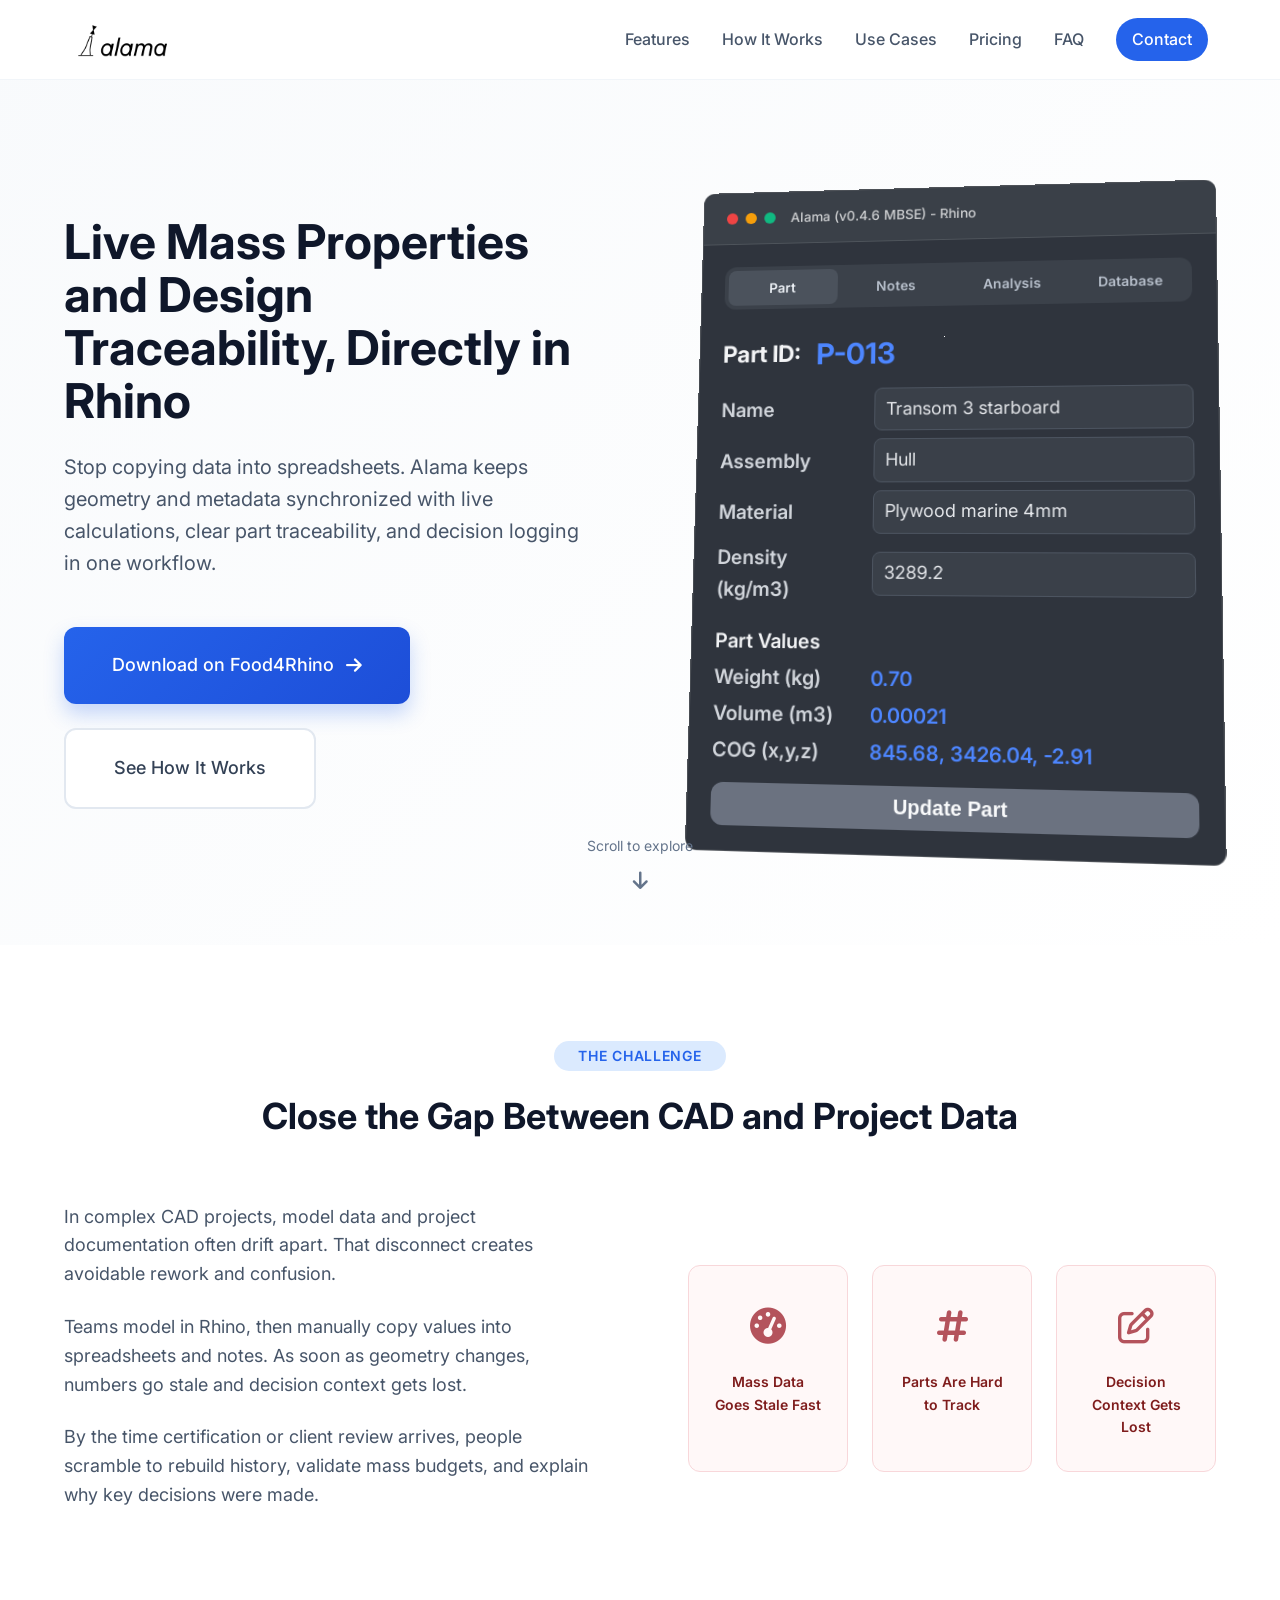
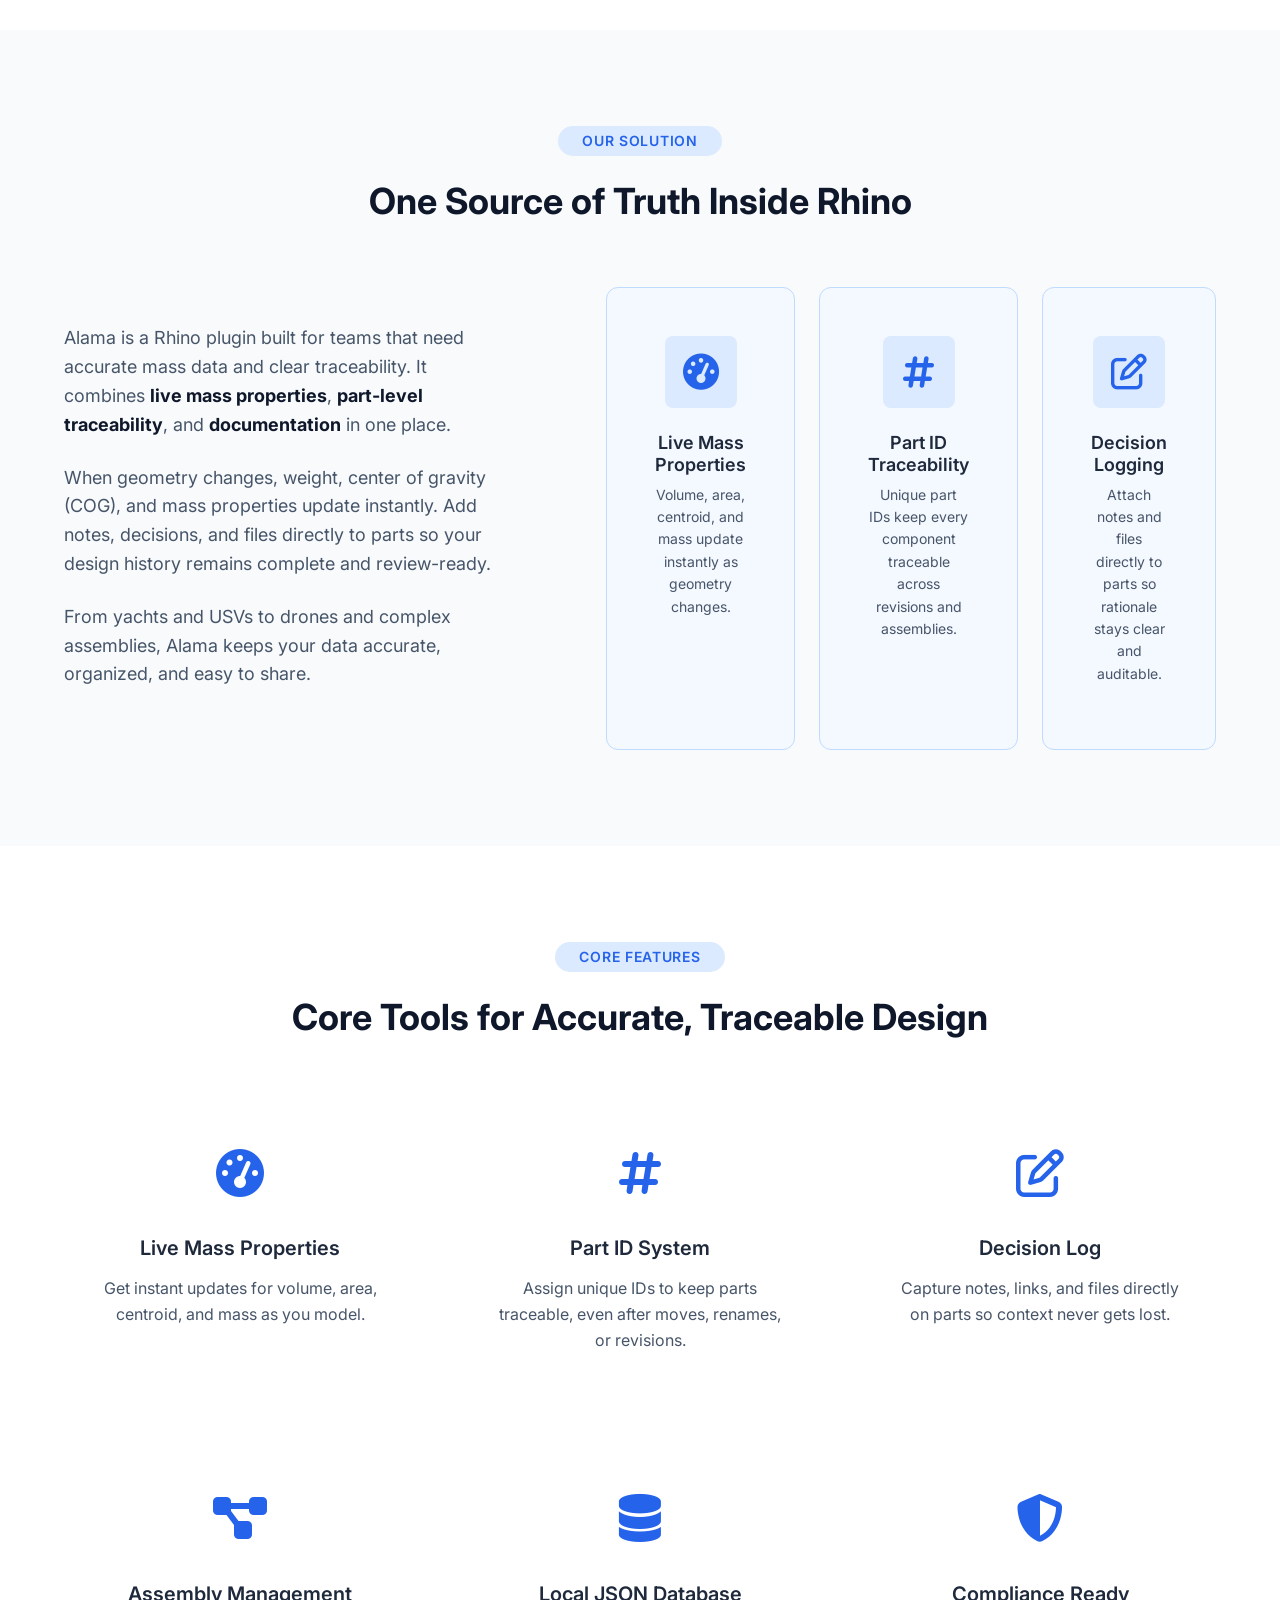
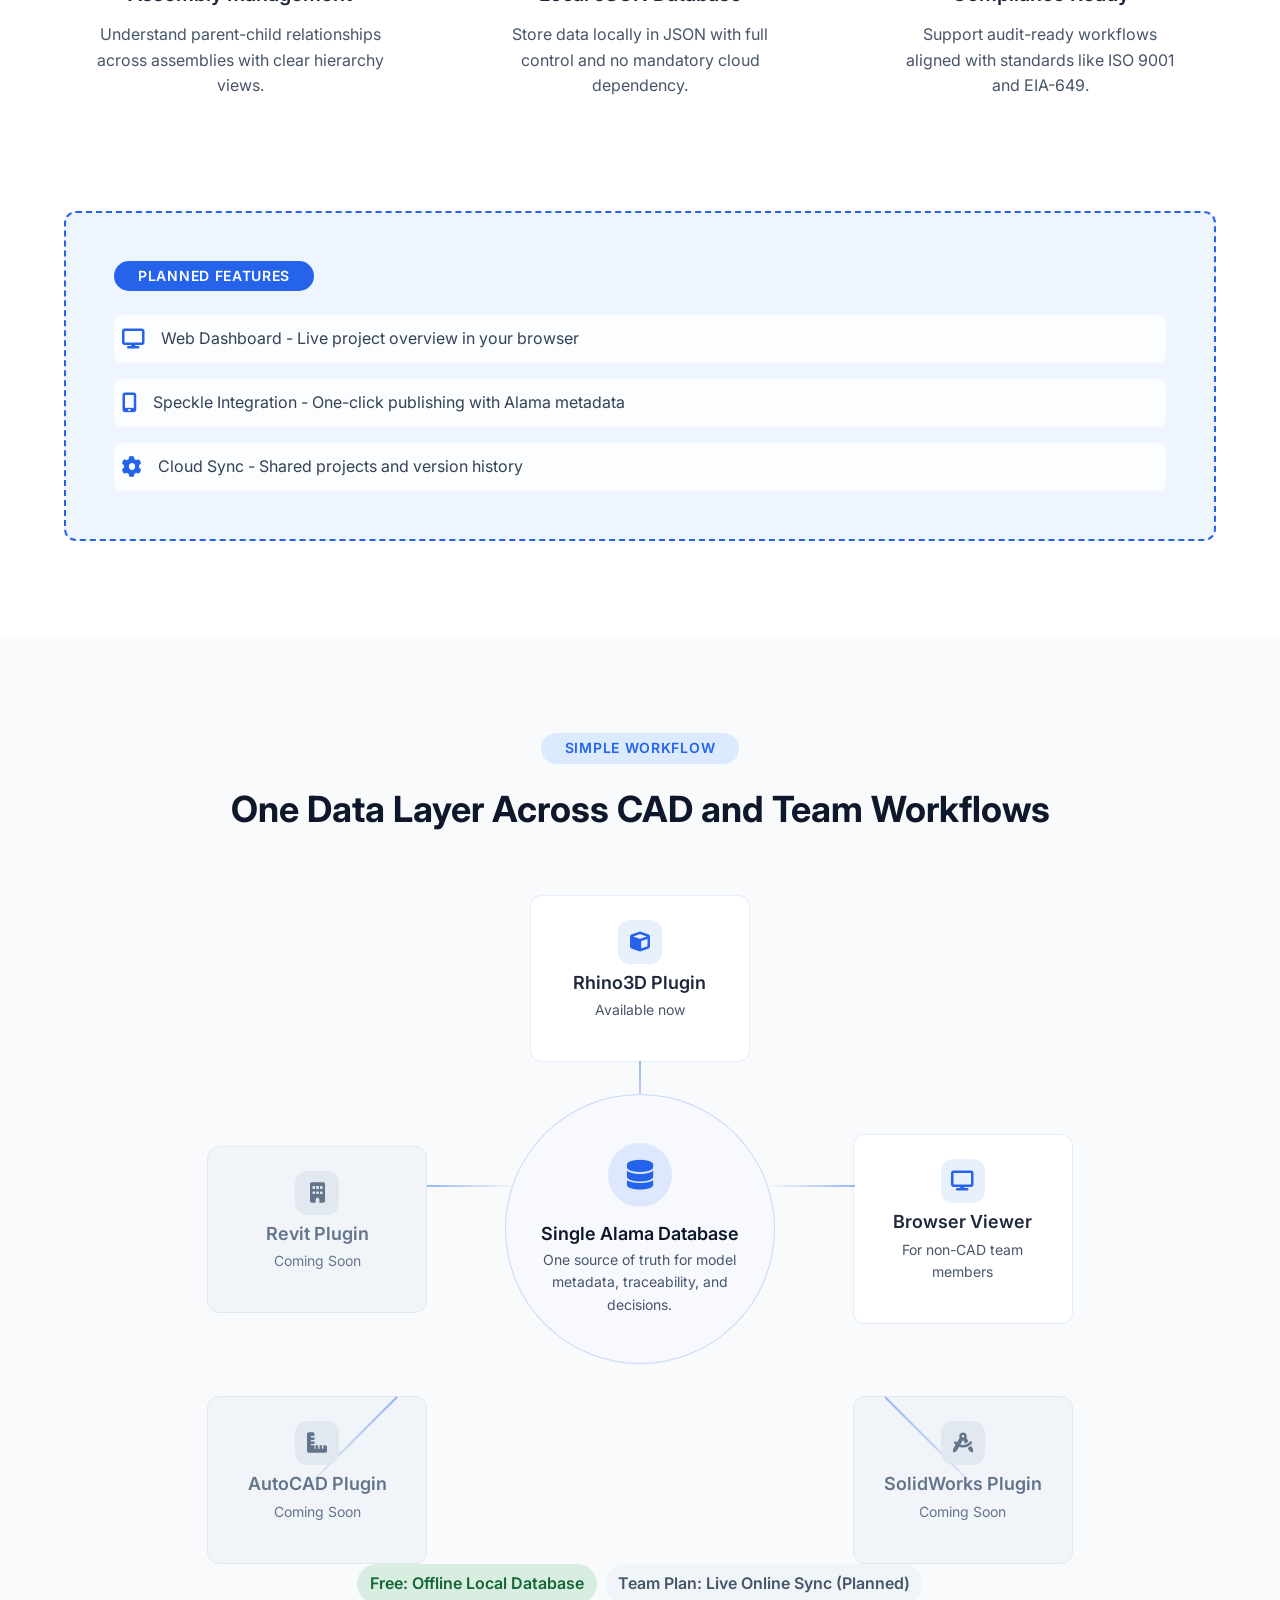
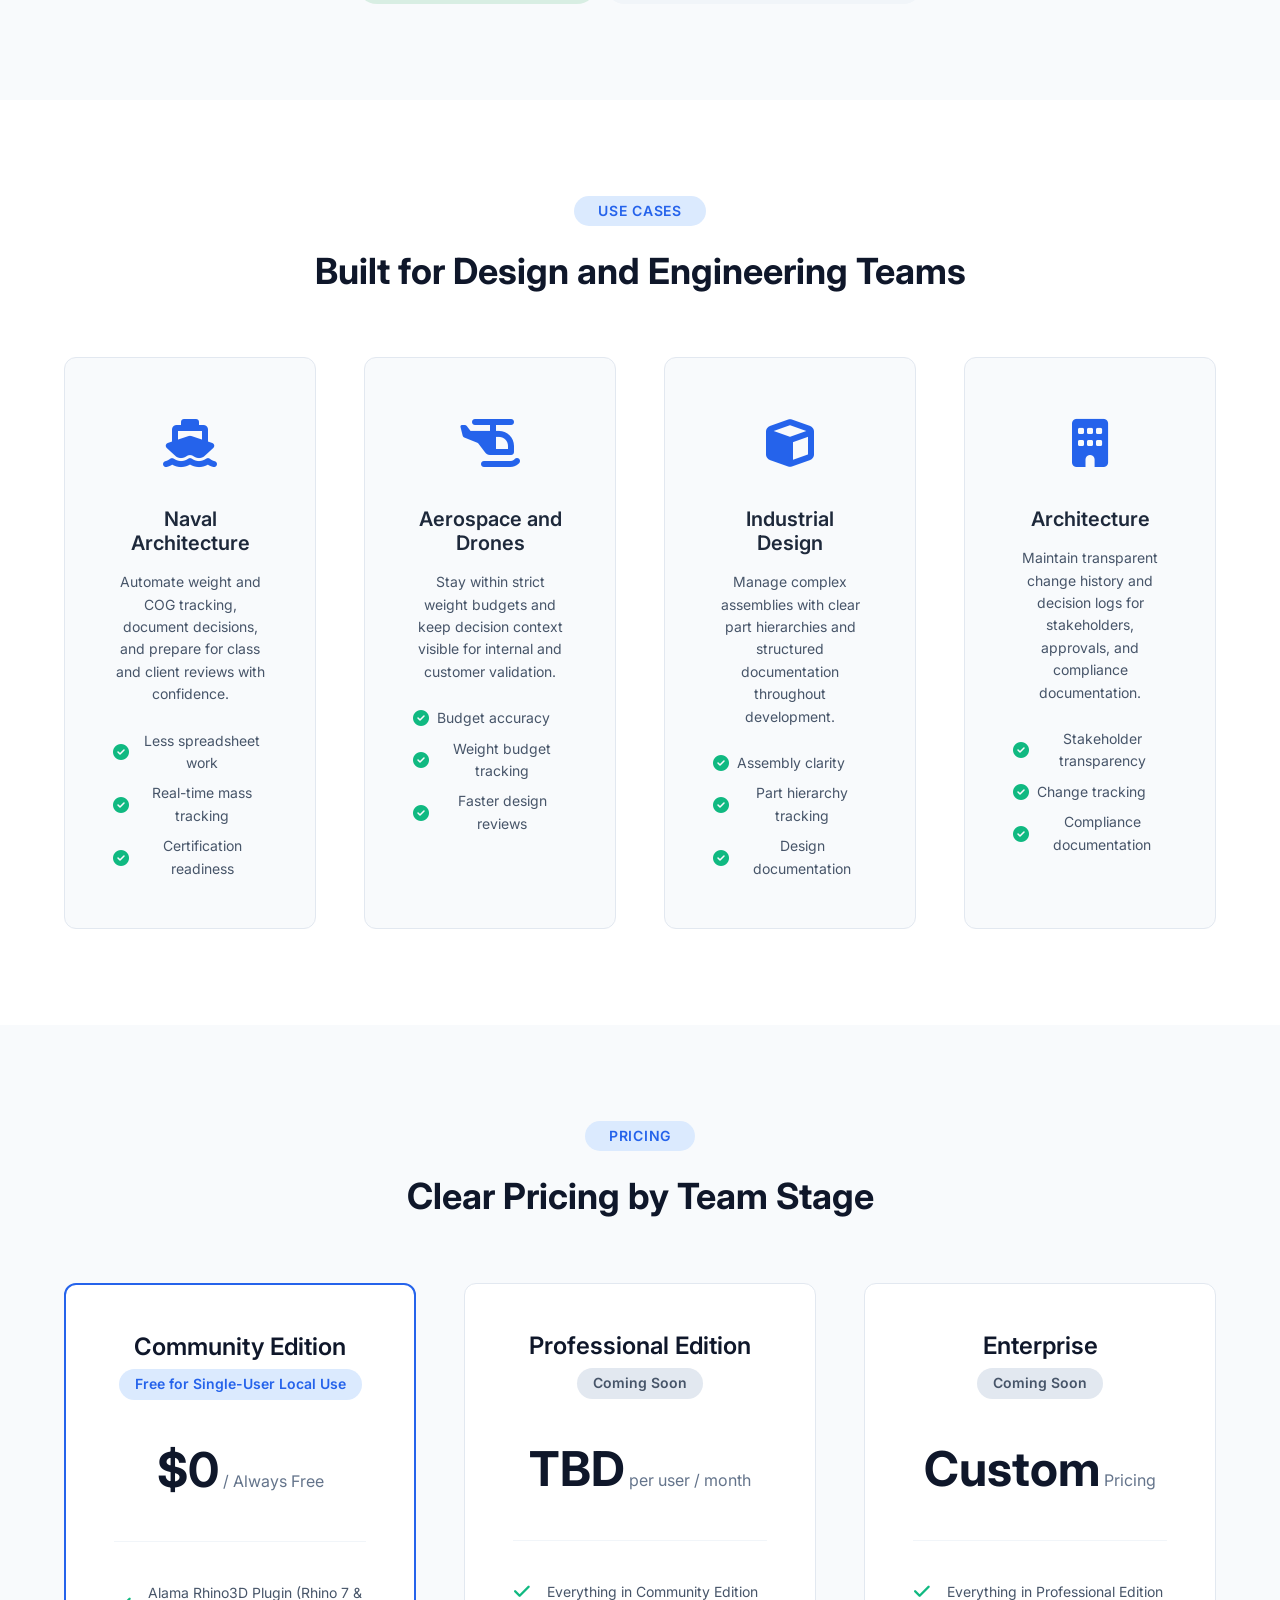
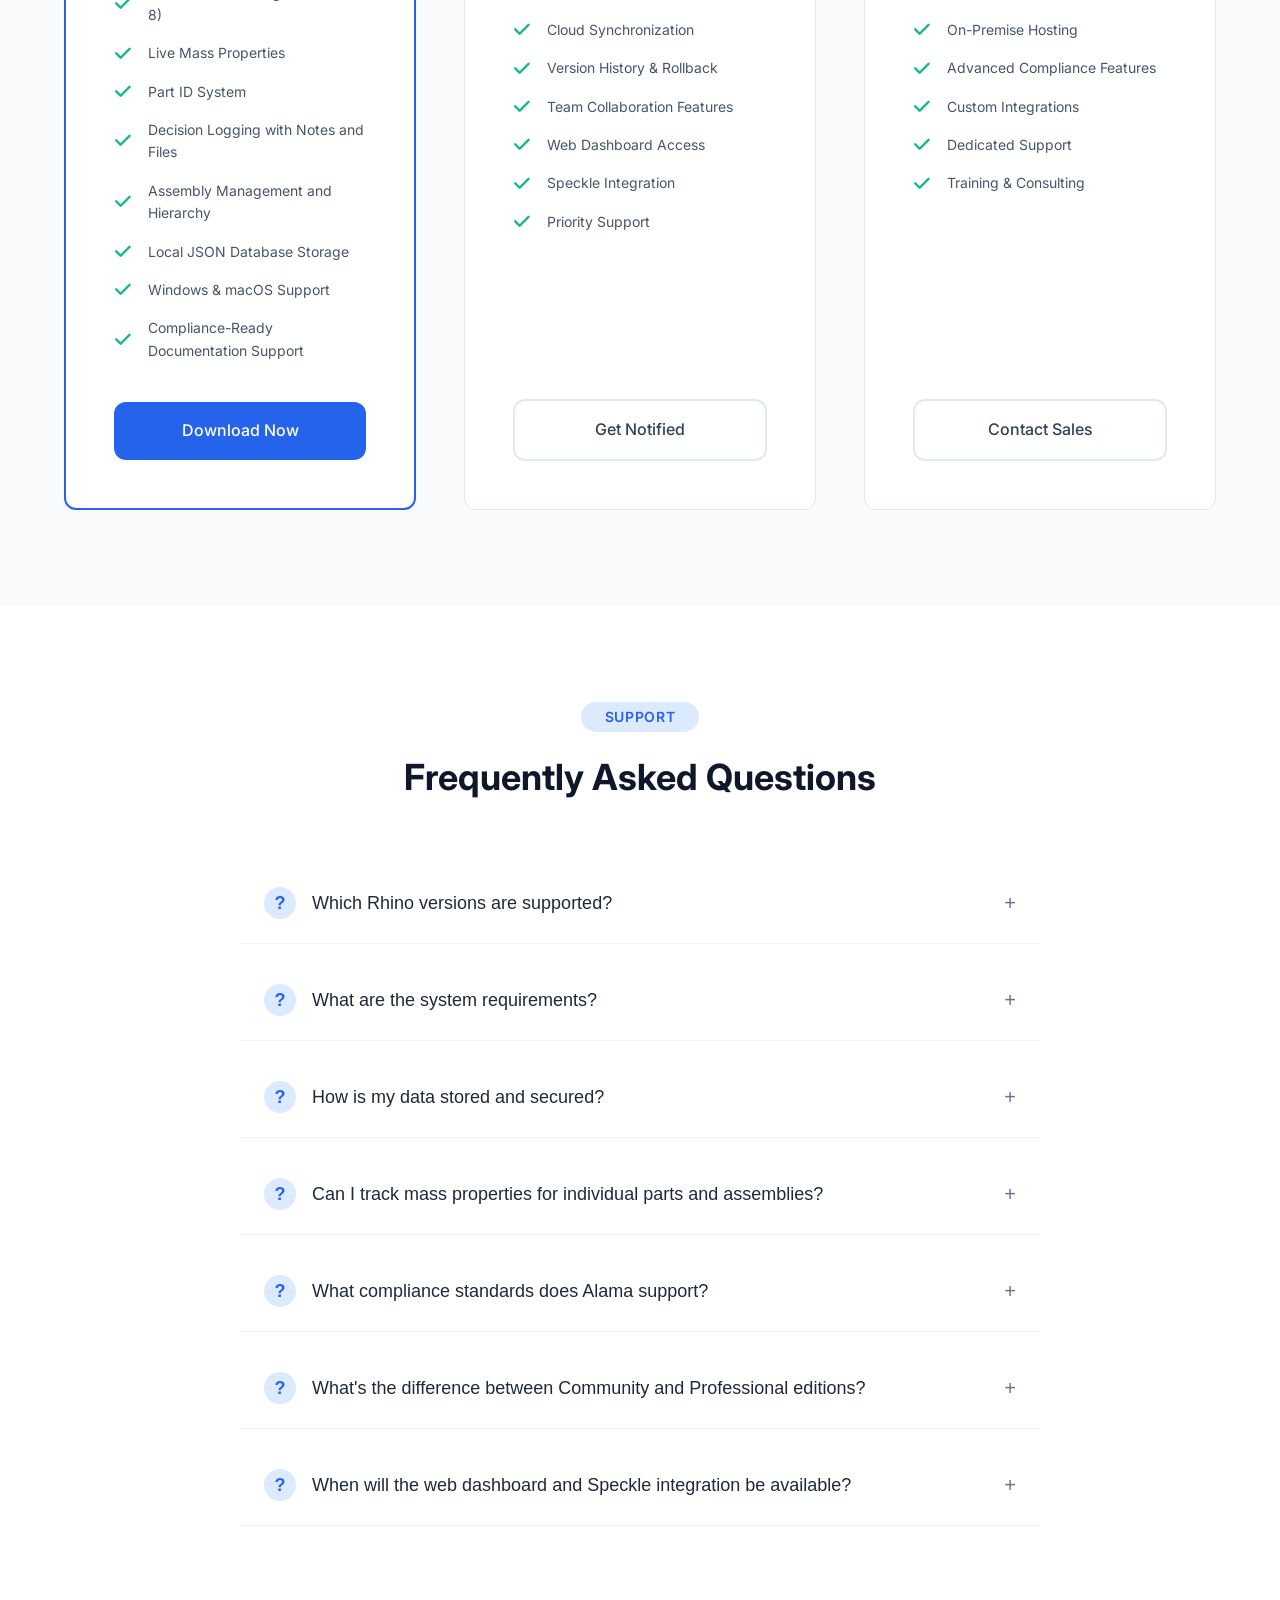
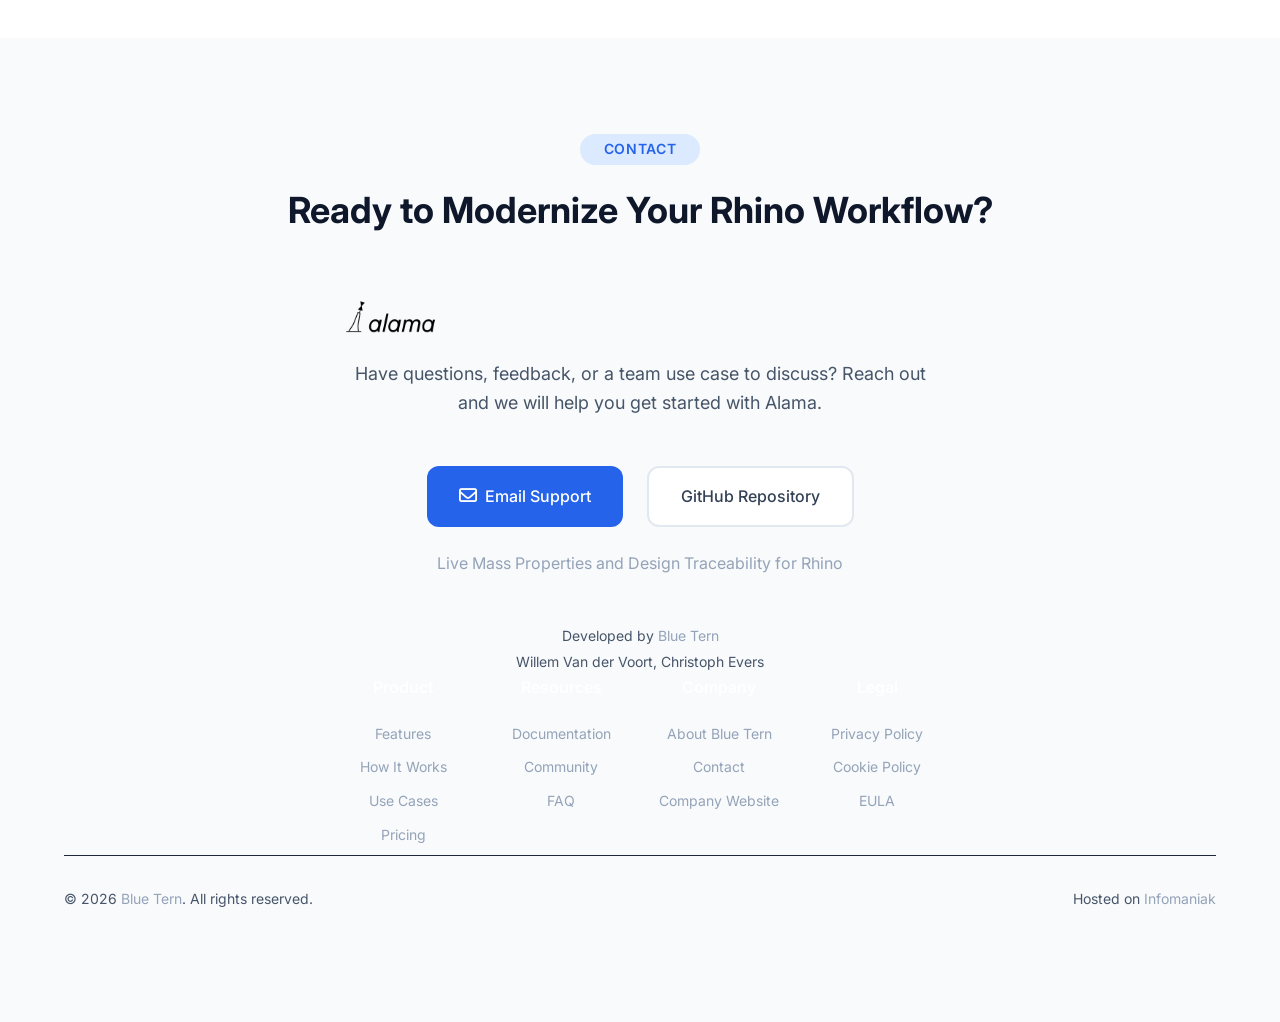
<file: index.html>
<!DOCTYPE html>
<html lang="en">
<head>
    <meta charset="UTF-8">
    <meta name="viewport" content="width=device-width, initial-scale=1.0">
    <meta name="description" content="Alama brings live mass properties, design traceability, and project documentation directly into Rhino. Keep models and metadata in sync, without spreadsheet rework.">
    <title>Alama - Live Mass Properties and Traceability for Rhino</title>
    <link rel="stylesheet" href="style.css">
    <link rel="stylesheet" href="https://cdn.jsdelivr.net/npm/@fortawesome/fontawesome-free@6.5.2/css/all.min.css">
    <link rel="preconnect" href="https://fonts.googleapis.com">
    <link rel="preconnect" href="https://fonts.gstatic.com" crossorigin>
    <link href="https://fonts.googleapis.com/css2?family=Inter:wght@300;400;500;600;700&display=swap" rel="stylesheet">
</head>
<body>
    <!-- Navigation -->
    <nav class="navbar" id="navbar">
        <div class="container">
            <a href="#" class="logo">
                <img src="logo2.png" alt="Alama Logo" class="logo-image">
            </a>
            <button class="mobile-menu-btn" id="mobileMenuBtn" aria-label="Toggle menu">
                <span class="hamburger"></span>
                <span class="hamburger"></span>
                <span class="hamburger"></span>
            </button>
            <ul class="nav-links" id="navLinks">
                <li><a href="#features">Features</a></li>
                <li><a href="#how-it-works">How It Works</a></li>
                <li><a href="#use-cases">Use Cases</a></li>
                <li><a href="#pricing">Pricing</a></li>
                <li><a href="#faq">FAQ</a></li>
                <li><a href="#contact" class="btn-primary">Contact</a></li>
            </ul>
        </div>
    </nav>

    <!-- Hero Section -->
    <section class="hero" id="hero">
        <div class="container">
            <div class="hero-content">
                <h1 class="hero-title">
                    Live Mass Properties and Design Traceability, Directly in Rhino
                </h1>
                <p class="hero-subtitle">
                    Stop copying data into spreadsheets. Alama keeps geometry and metadata synchronized with live calculations, clear part traceability, and decision logging in one workflow.
                </p>
                <div class="hero-buttons">
                    <a href="https://www.food4rhino.com/en/app/alama" class="btn-primary btn-large" target="_blank">
                        Download on Food4Rhino
                        <span class="btn-arrow"><i class="fa-solid fa-arrow-right" aria-hidden="true"></i></span>
                    </a>
                    <a href="#how-it-works" class="btn-secondary btn-large">
                        See How It Works
                    </a>
                </div>
            </div>
            <div class="hero-visual">
                <div class="plugin-mockup">
                    <div class="mockup-header">
                        <div class="mockup-dots">
                            <span></span><span></span><span></span>
                        </div>
                        <div class="mockup-title">Alama (v0.4.6 MBSE) - Rhino</div>
                    </div>
                    <div class="mockup-content mockup-content-dark">
                        <div class="alama-tabs">
                            <span class="alama-tab active">Part</span>
                            <span class="alama-tab">Notes</span>
                            <span class="alama-tab">Analysis</span>
                            <span class="alama-tab">Database</span>
                        </div>
                        <div class="alama-form">
                            <div class="part-id-row">
                                <span class="part-id-label">Part ID:</span>
                                <span class="part-id-value">P-013</span>
                            </div>

                            <div class="field-row">
                                <span class="field-label">Name</span>
                                <span class="field-value">Transom 3 starboard</span>
                            </div>
                            <div class="field-row">
                                <span class="field-label">Assembly</span>
                                <span class="field-value">Hull</span>
                            </div>
                            <div class="field-row">
                                <span class="field-label">Material</span>
                                <span class="field-value">Plywood marine 4mm</span>
                            </div>
                            <div class="field-row">
                                <span class="field-label">Density (kg/m3)</span>
                                <span class="field-value">3289.2</span>
                            </div>

                            <div class="part-values">
                                <h4>Part Values</h4>
                                <div class="values-grid">
                                    <div class="value-item">
                                        <span class="value-label">Weight (kg)</span>
                                        <span class="value-number">0.70</span>
                                    </div>
                                    <div class="value-item">
                                        <span class="value-label">Volume (m3)</span>
                                        <span class="value-number">0.00021</span>
                                    </div>
                                    <div class="value-item">
                                        <span class="value-label">COG (x,y,z)</span>
                                        <span class="value-number">845.68, 3426.04, -2.91</span>
                                    </div>
                                </div>
                            </div>

                            <button class="mockup-update-btn" type="button">Update Part</button>
                        </div>
                    </div>
                </div>
            </div>
        </div>
        <div class="scroll-indicator">
            <span>Scroll to explore</span>
            <span class="scroll-arrow"><i class="fa-solid fa-arrow-down" aria-hidden="true"></i></span>
        </div>
    </section>

    <!-- Problem Statement -->
    <section class="problem-section" id="problem">
        <div class="container">
            <div class="section-header">
                <span class="section-tag">The Challenge</span>
                <h2 class="section-title">Close the Gap Between CAD and Project Data</h2>
            </div>
            <div class="problem-content">
                <div class="problem-text">
                    <p>
                        In complex CAD projects, model data and project documentation often drift apart. 
                        That disconnect creates avoidable rework and confusion.
                    </p>
                    <p>
                        Teams model in Rhino, then manually copy values into spreadsheets and notes. 
                        As soon as geometry changes, numbers go stale and decision context gets lost.
                    </p>
                    <p>
                        By the time certification or client review arrives, people scramble to rebuild history, 
                        validate mass budgets, and explain why key decisions were made.
                    </p>
                </div>
                <div class="problem-visual">
                    <div class="challenge-icons">
                        <div class="challenge-item">
                            <div class="challenge-icon"><i class="fa-solid fa-gauge-high" aria-hidden="true"></i></div>
                            <span>Mass Data Goes Stale Fast</span>
                        </div>
                        <div class="challenge-item">
                            <div class="challenge-icon"><i class="fa-solid fa-hashtag" aria-hidden="true"></i></div>
                            <span>Parts Are Hard to Track</span>
                        </div>
                        <div class="challenge-item">
                            <div class="challenge-icon"><i class="fa-regular fa-pen-to-square" aria-hidden="true"></i></div>
                            <span>Decision Context Gets Lost</span>
                        </div>
                    </div>
                </div>
            </div>
        </div>
    </section>

    <!-- Solution Section -->
    <section class="solution-section" id="solution">
        <div class="container">
            <div class="section-header">
                <span class="section-tag">Our Solution</span>
                <h2 class="section-title">One Source of Truth Inside Rhino</h2>
            </div>
            <div class="solution-content">
                <div class="solution-text">
                    <p>
                        Alama is a Rhino plugin built for teams that need accurate mass data and clear traceability. 
                        It combines <strong>live mass properties</strong>, <strong>part-level traceability</strong>, and <strong>documentation</strong> in one place.
                    </p>
                    <p>
                        When geometry changes, weight, center of gravity (COG), and mass properties update instantly. 
                        Add notes, decisions, and files directly to parts so your design history remains complete and review-ready.
                    </p>
                    <p>
                        From yachts and USVs to drones and complex assemblies, Alama keeps your data accurate, organized, and easy to share.
                    </p>
                </div>
                <div class="solution-features">
                    <div class="feature-card">
                        <div class="feature-icon"><i class="fa-solid fa-gauge-high" aria-hidden="true"></i></div>
                        <h3>Live Mass Properties</h3>
                        <p>Volume, area, centroid, and mass update instantly as geometry changes.</p>
                    </div>
                    <div class="feature-card">
                        <div class="feature-icon"><i class="fa-solid fa-hashtag" aria-hidden="true"></i></div>
                        <h3>Part ID Traceability</h3>
                        <p>Unique part IDs keep every component traceable across revisions and assemblies.</p>
                    </div>
                    <div class="feature-card">
                        <div class="feature-icon"><i class="fa-regular fa-pen-to-square" aria-hidden="true"></i></div>
                        <h3>Decision Logging</h3>
                        <p>Attach notes and files directly to parts so rationale stays clear and auditable.</p>
                    </div>
                </div>
            </div>
        </div>
    </section>

    <!-- Key Features Section -->
    <section class="features-section" id="features">
        <div class="container">
            <div class="section-header">
                <span class="section-tag">Core Features</span>
                <h2 class="section-title">Core Tools for Accurate, Traceable Design</h2>
            </div>
            <div class="features-grid">
                <div class="feature-item">
                    <div class="feature-icon-large"><i class="fa-solid fa-gauge-high" aria-hidden="true"></i></div>
                    <h3>Live Mass Properties</h3>
                    <p>Get instant updates for volume, area, centroid, and mass as you model.</p>
                </div>
                <div class="feature-item">
                    <div class="feature-icon-large"><i class="fa-solid fa-hashtag" aria-hidden="true"></i></div>
                    <h3>Part ID System</h3>
                    <p>Assign unique IDs to keep parts traceable, even after moves, renames, or revisions.</p>
                </div>
                <div class="feature-item">
                    <div class="feature-icon-large"><i class="fa-regular fa-pen-to-square" aria-hidden="true"></i></div>
                    <h3>Decision Log</h3>
                    <p>Capture notes, links, and files directly on parts so context never gets lost.</p>
                </div>
                <div class="feature-item">
                    <div class="feature-icon-large"><i class="fa-solid fa-diagram-project" aria-hidden="true"></i></div>
                    <h3>Assembly Management</h3>
                    <p>Understand parent-child relationships across assemblies with clear hierarchy views.</p>
                </div>
                <div class="feature-item">
                    <div class="feature-icon-large"><i class="fa-solid fa-database" aria-hidden="true"></i></div>
                    <h3>Local JSON Database</h3>
                    <p>Store data locally in JSON with full control and no mandatory cloud dependency.</p>
                </div>
                <div class="feature-item">
                    <div class="feature-icon-large"><i class="fa-solid fa-shield-halved" aria-hidden="true"></i></div>
                    <h3>Compliance Ready</h3>
                    <p>Support audit-ready workflows aligned with standards like ISO 9001 and EIA-649.</p>
                </div>
            </div>
            <div class="coming-soon-banner">
                <span class="coming-soon-tag">Planned Features</span>
                <div class="coming-soon-features">
                    <div class="coming-feature">
                        <span class="coming-icon"><i class="fa-solid fa-display" aria-hidden="true"></i></span>
                        <span>Web Dashboard - Live project overview in your browser</span>
                    </div>
                    <div class="coming-feature">
                        <span class="coming-icon"><i class="fa-solid fa-mobile-screen-button" aria-hidden="true"></i></span>
                        <span>Speckle Integration - One-click publishing with Alama metadata</span>
                    </div>
                    <div class="coming-feature">
                        <span class="coming-icon"><i class="fa-solid fa-gear" aria-hidden="true"></i></span>
                        <span>Cloud Sync - Shared projects and version history</span>
                    </div>
                </div>
            </div>
        </div>
    </section>

    <!-- How It Works Section -->
    <section class="how-it-works-section" id="how-it-works">
        <div class="container">
            <div class="section-header">
                <span class="section-tag">Simple Workflow</span>
                <h2 class="section-title">One Data Layer Across CAD and Team Workflows</h2>
            </div>
            <div class="how-it-works-visual">
                <div class="platform-map">
                    <div class="radial-diagram">
                        <div class="database-hub">
                            <span class="hub-icon"><i class="fa-solid fa-database" aria-hidden="true"></i></span>
                            <h3>Single Alama Database</h3>
                            <p>One source of truth for model metadata, traceability, and decisions.</p>
                        </div>

                        <article class="connector-card active radial-node pos-top">
                            <span class="connector-icon"><i class="fa-solid fa-cube" aria-hidden="true"></i></span>
                            <h4>Rhino3D Plugin</h4>
                            <p>Available now</p>
                        </article>

                        <article class="connector-card active radial-node pos-right">
                            <span class="connector-icon"><i class="fa-solid fa-display" aria-hidden="true"></i></span>
                            <h4>Browser Viewer</h4>
                            <p>For non-CAD team members</p>
                        </article>

                        <article class="connector-card coming-soon radial-node pos-bottom-right">
                            <span class="connector-icon"><i class="fa-solid fa-drafting-compass" aria-hidden="true"></i></span>
                            <h4>SolidWorks Plugin</h4>
                            <p>Coming Soon</p>
                        </article>

                        <article class="connector-card coming-soon radial-node pos-bottom-left">
                            <span class="connector-icon"><i class="fa-solid fa-ruler-combined" aria-hidden="true"></i></span>
                            <h4>AutoCAD Plugin</h4>
                            <p>Coming Soon</p>
                        </article>

                        <article class="connector-card coming-soon radial-node pos-left">
                            <span class="connector-icon"><i class="fa-solid fa-building" aria-hidden="true"></i></span>
                            <h4>Revit Plugin</h4>
                            <p>Coming Soon</p>
                        </article>
                    </div>

                    <div class="hub-modes">
                        <span class="mode-badge mode-live">Free: Offline Local Database</span>
                        <span class="mode-badge mode-planned">Team Plan: Live Online Sync (Planned)</span>
                    </div>
                </div>
            </div>
        </div>
    </section>

    <!-- Use Cases Section -->
    <section class="use-cases-section" id="use-cases">
        <div class="container">
            <div class="section-header">
                <span class="section-tag">Use Cases</span>
                <h2 class="section-title">Built for Design and Engineering Teams</h2>
            </div>
            <div class="use-cases-grid">
                <div class="use-case-card">
                    <div class="use-case-icon"><i class="fa-solid fa-ship" aria-hidden="true"></i></div>
                    <h3>Naval Architecture</h3>
                    <p>Automate weight and COG tracking, document decisions, and prepare for class and client reviews with confidence.</p>
                    <div class="use-case-benefits">
                        <span class="benefit-item"><i class="fa-solid fa-circle-check" aria-hidden="true"></i> Less spreadsheet work</span>
                        <span class="benefit-item"><i class="fa-solid fa-circle-check" aria-hidden="true"></i> Real-time mass tracking</span>
                        <span class="benefit-item"><i class="fa-solid fa-circle-check" aria-hidden="true"></i> Certification readiness</span>
                    </div>
                </div>
                <div class="use-case-card">
                    <div class="use-case-icon"><i class="fa-solid fa-helicopter" aria-hidden="true"></i></div>
                    <h3>Aerospace and Drones</h3>
                    <p>Stay within strict weight budgets and keep decision context visible for internal and customer validation.</p>
                    <div class="use-case-benefits">
                        <span class="benefit-item"><i class="fa-solid fa-circle-check" aria-hidden="true"></i> Budget accuracy</span>
                        <span class="benefit-item"><i class="fa-solid fa-circle-check" aria-hidden="true"></i> Weight budget tracking</span>
                        <span class="benefit-item"><i class="fa-solid fa-circle-check" aria-hidden="true"></i> Faster design reviews</span>
                    </div>
                </div>
                <div class="use-case-card">
                    <div class="use-case-icon"><i class="fa-solid fa-cube" aria-hidden="true"></i></div>
                    <h3>Industrial Design</h3>
                    <p>Manage complex assemblies with clear part hierarchies and structured documentation throughout development.</p>
                    <div class="use-case-benefits">
                        <span class="benefit-item"><i class="fa-solid fa-circle-check" aria-hidden="true"></i> Assembly clarity</span>
                        <span class="benefit-item"><i class="fa-solid fa-circle-check" aria-hidden="true"></i> Part hierarchy tracking</span>
                        <span class="benefit-item"><i class="fa-solid fa-circle-check" aria-hidden="true"></i> Design documentation</span>
                    </div>
                </div>
                <div class="use-case-card">
                    <div class="use-case-icon"><i class="fa-solid fa-building" aria-hidden="true"></i></div>
                    <h3>Architecture</h3>
                    <p>Maintain transparent change history and decision logs for stakeholders, approvals, and compliance documentation.</p>
                    <div class="use-case-benefits">
                        <span class="benefit-item"><i class="fa-solid fa-circle-check" aria-hidden="true"></i> Stakeholder transparency</span>
                        <span class="benefit-item"><i class="fa-solid fa-circle-check" aria-hidden="true"></i> Change tracking</span>
                        <span class="benefit-item"><i class="fa-solid fa-circle-check" aria-hidden="true"></i> Compliance documentation</span>
                    </div>
                </div>
            </div>
        </div>
    </section>

    <!-- Pricing Section -->
    <section class="pricing-section" id="pricing">
        <div class="container">
            <div class="section-header">
                <span class="section-tag">Pricing</span>
                <h2 class="section-title">Clear Pricing by Team Stage</h2>
            </div>
            <div class="pricing-cards">
                <div class="pricing-card featured">
                    <div class="pricing-header">
                        <h3>Community Edition</h3>
                        <span class="pricing-tag">Free for Single-User Local Use</span>
                    </div>
                    <div class="pricing-price">
                        <span class="price-amount">$0</span>
                        <span class="price-period">/ Always Free</span>
                    </div>
                    <div class="pricing-features">
                        <ul>
                            <li><span class="check-icon"><i class="fa-solid fa-check" aria-hidden="true"></i></span> Alama Rhino3D Plugin (Rhino 7 & 8)</li>
                            <li><span class="check-icon"><i class="fa-solid fa-check" aria-hidden="true"></i></span> Live Mass Properties</li>
                            <li><span class="check-icon"><i class="fa-solid fa-check" aria-hidden="true"></i></span> Part ID System</li>
                            <li><span class="check-icon"><i class="fa-solid fa-check" aria-hidden="true"></i></span> Decision Logging with Notes and Files</li>
                            <li><span class="check-icon"><i class="fa-solid fa-check" aria-hidden="true"></i></span> Assembly Management and Hierarchy</li>
                            <li><span class="check-icon"><i class="fa-solid fa-check" aria-hidden="true"></i></span> Local JSON Database Storage</li>
                            <li><span class="check-icon"><i class="fa-solid fa-check" aria-hidden="true"></i></span> Windows & macOS Support</li>
                            <li><span class="check-icon"><i class="fa-solid fa-check" aria-hidden="true"></i></span> Compliance-Ready Documentation Support</li>
                        </ul>
                    </div>
                    <div class="pricing-cta">
                        <a href="https://www.food4rhino.com/en/app/alama" class="btn-primary btn-full" target="_blank">
                            Download Now
                        </a>
                    </div>
                </div>
                <div class="pricing-card">
                    <div class="pricing-header">
                        <h3>Professional Edition</h3>
                        <span class="pricing-tag coming-soon">Coming Soon</span>
                    </div>
                    <div class="pricing-price">
                        <span class="price-amount">TBD</span>
                        <span class="price-period">per user / month</span>
                    </div>
                    <div class="pricing-features">
                        <ul>
                            <li><span class="check-icon"><i class="fa-solid fa-check" aria-hidden="true"></i></span> Everything in Community Edition</li>
                            <li><span class="check-icon"><i class="fa-solid fa-check" aria-hidden="true"></i></span> Cloud Synchronization</li>
                            <li><span class="check-icon"><i class="fa-solid fa-check" aria-hidden="true"></i></span> Version History & Rollback</li>
                            <li><span class="check-icon"><i class="fa-solid fa-check" aria-hidden="true"></i></span> Team Collaboration Features</li>
                            <li><span class="check-icon"><i class="fa-solid fa-check" aria-hidden="true"></i></span> Web Dashboard Access</li>
                            <li><span class="check-icon"><i class="fa-solid fa-check" aria-hidden="true"></i></span> Speckle Integration</li>
                            <li><span class="check-icon"><i class="fa-solid fa-check" aria-hidden="true"></i></span> Priority Support</li>
                        </ul>
                    </div>
                    <div class="pricing-cta">
                        <a href="#contact" class="btn-secondary btn-full">
                            Get Notified
                        </a>
                    </div>
                </div>
                <div class="pricing-card">
                    <div class="pricing-header">
                        <h3>Enterprise</h3>
                        <span class="pricing-tag coming-soon">Coming Soon</span>
                    </div>
                    <div class="pricing-price">
                        <span class="price-amount">Custom</span>
                        <span class="price-period">Pricing</span>
                    </div>
                    <div class="pricing-features">
                        <ul>
                            <li><span class="check-icon"><i class="fa-solid fa-check" aria-hidden="true"></i></span> Everything in Professional Edition</li>
                            <li><span class="check-icon"><i class="fa-solid fa-check" aria-hidden="true"></i></span> On-Premise Hosting</li>
                            <li><span class="check-icon"><i class="fa-solid fa-check" aria-hidden="true"></i></span> Advanced Compliance Features</li>
                            <li><span class="check-icon"><i class="fa-solid fa-check" aria-hidden="true"></i></span> Custom Integrations</li>
                            <li><span class="check-icon"><i class="fa-solid fa-check" aria-hidden="true"></i></span> Dedicated Support</li>
                            <li><span class="check-icon"><i class="fa-solid fa-check" aria-hidden="true"></i></span> Training & Consulting</li>
                        </ul>
                    </div>
                    <div class="pricing-cta">
                        <a href="#contact" class="btn-secondary btn-full">
                            Contact Sales
                        </a>
                    </div>
                </div>
            </div>
        </div>
    </section>

    <!-- FAQ Section -->
    <section class="faq-section" id="faq">
        <div class="container">
            <div class="section-header">
                <span class="section-tag">Support</span>
                <h2 class="section-title">Frequently Asked Questions</h2>
            </div>
            <div class="faq-container">
                <div class="faq-item">
                    <button class="faq-question">
                        <span class="faq-icon">?</span>
                        <span>Which Rhino versions are supported?</span>
                        <span class="faq-toggle">+</span>
                    </button>
                    <div class="faq-answer">
                        <p>Alama is compatible with Rhino 7 and Rhino 8 on both Windows and macOS platforms.</p>
                    </div>
                </div>
                <div class="faq-item">
                    <button class="faq-question">
                        <span class="faq-icon">?</span>
                        <span>What are the system requirements?</span>
                        <span class="faq-toggle">+</span>
                    </button>
                    <div class="faq-answer">
                        <p>Minimum 8GB RAM. A dedicated GPU is recommended for large projects. Alama supports Rhino 7 and 8 on Windows and macOS.</p>
                    </div>
                </div>
                <div class="faq-item">
                    <button class="faq-question">
                        <span class="faq-icon">?</span>
                        <span>How is my data stored and secured?</span>
                        <span class="faq-toggle">+</span>
                    </button>
                    <div class="faq-answer">
                        <p>Community Edition stores data locally in JSON on your machine. Professional and Enterprise cloud sync features are planned.</p>
                    </div>
                </div>
                <div class="faq-item">
                    <button class="faq-question">
                        <span class="faq-icon">?</span>
                        <span>Can I track mass properties for individual parts and assemblies?</span>
                        <span class="faq-toggle">+</span>
                    </button>
                    <div class="faq-answer">
                        <p>Yes. Alama tracks live mass properties for both individual parts and assemblies, with Part IDs and hierarchy context.</p>
                    </div>
                </div>
                <div class="faq-item">
                    <button class="faq-question">
                        <span class="faq-icon">?</span>
                        <span>What compliance standards does Alama support?</span>
                        <span class="faq-toggle">+</span>
                    </button>
                    <div class="faq-answer">
                        <p>Alama supports traceability workflows aligned with standards like ISO 9001, EIA-649, and Def Stan 05-57.</p>
                    </div>
                </div>
                <div class="faq-item">
                    <button class="faq-question">
                        <span class="faq-icon">?</span>
                        <span>What's the difference between Community and Professional editions?</span>
                        <span class="faq-toggle">+</span>
                    </button>
                    <div class="faq-answer">
                        <p>Community Edition includes core local features for single users. Professional adds cloud sync, version history, team collaboration, and dashboard access.</p>
                    </div>
                </div>
                <div class="faq-item">
                    <button class="faq-question">
                        <span class="faq-icon">?</span>
                        <span>When will the web dashboard and Speckle integration be available?</span>
                        <span class="faq-toggle">+</span>
                    </button>
                    <div class="faq-answer">
                        <p>Both are planned for future releases. Join the mailing list to get launch updates.</p>
                    </div>
                </div>
            </div>
        </div>
    </section>

    <!-- Contact Section -->
    <section class="contact-section" id="contact">
        <div class="container">
            <div class="section-header">
                <span class="section-tag">Contact</span>
                <h2 class="section-title">Ready to Modernize Your Rhino Workflow?</h2>
            </div>
            <div class="contact-content">
                <div class="footer-brand">
                    <a href="#" class="logo">
                        <img src="logo2.png" alt="Alama Logo" class="logo-image">
                    </a>
                </div>
                <div class="contact-text">
                    <p>
                        Have questions, feedback, or a team use case to discuss? Reach out and we will help you get started with Alama.
                    </p>
                </div>
                <div class="contact-buttons">
                    <a href="mailto:support@bluetern.eu" class="btn-primary">
                        <span class="btn-icon"><i class="fa-regular fa-envelope" aria-hidden="true"></i></span>
                        Email Support
                    </a>
                    <a href="https://github.com/your-repo/alama" class="btn-secondary" target="_blank">
                        GitHub Repository
                    </a>
                    <p class="footer-tagline">Live Mass Properties and Design Traceability for Rhino</p>
                    <div class="footer-credits">
                        <p>Developed by <a href="https://bluetern.eu" target="_blank">Blue Tern</a></p>
                        <p>Willem Van der Voort, Christoph Evers</p>
                    </div>
                </div>
                <div class="footer-links">
                    <div class="footer-column">
                        <h4>Product</h4>
                        <ul>
                            <li><a href="#features">Features</a></li>
                            <li><a href="#how-it-works">How It Works</a></li>
                            <li><a href="#use-cases">Use Cases</a></li>
                            <li><a href="#pricing">Pricing</a></li>
                        </ul>
                    </div>
                    <div class="footer-column">
                        <h4>Resources</h4>
                        <ul>
                            <li><a href="https://github.com/your-repo/alama/wiki" target="_blank">Documentation</a></li>
                            <li><a href="https://github.com/your-repo/alama/discussions" target="_blank">Community</a></li>
                            <li><a href="#faq">FAQ</a></li>
                        </ul>
                    </div>
                    <div class="footer-column">
                        <h4>Company</h4>
                        <ul>
                            <li><a href="https://bluetern.eu" target="_blank">About Blue Tern</a></li>
                            <li><a href="#contact">Contact</a></li>
                            <li><a href="https://bluetern.eu" target="_blank">Company Website</a></li>
                        </ul>
                    </div>
                    <div class="footer-column">
                        <h4>Legal</h4>
                        <ul>
                            <li><a href="privacy-policy.html">Privacy Policy</a></li>
                            <li><a href="cookie-policy.html">Cookie Policy</a></li>
                            <li><a href="eula.html">EULA</a></li>
                        </ul>
                    </div>
                </div>
            </div>
            <div class="footer-bottom">
                <p>&copy; 2026 <a href="https://bluetern.eu" target="_blank">Blue Tern</a>. All rights reserved.</p>
                <p>Hosted on <a href="https://www.infomaniak.com" target="_blank">Infomaniak</a></p>
            </div>
        </div>
    </footer>

    <script src="script.js"></script>
</body>
</html>
</file>
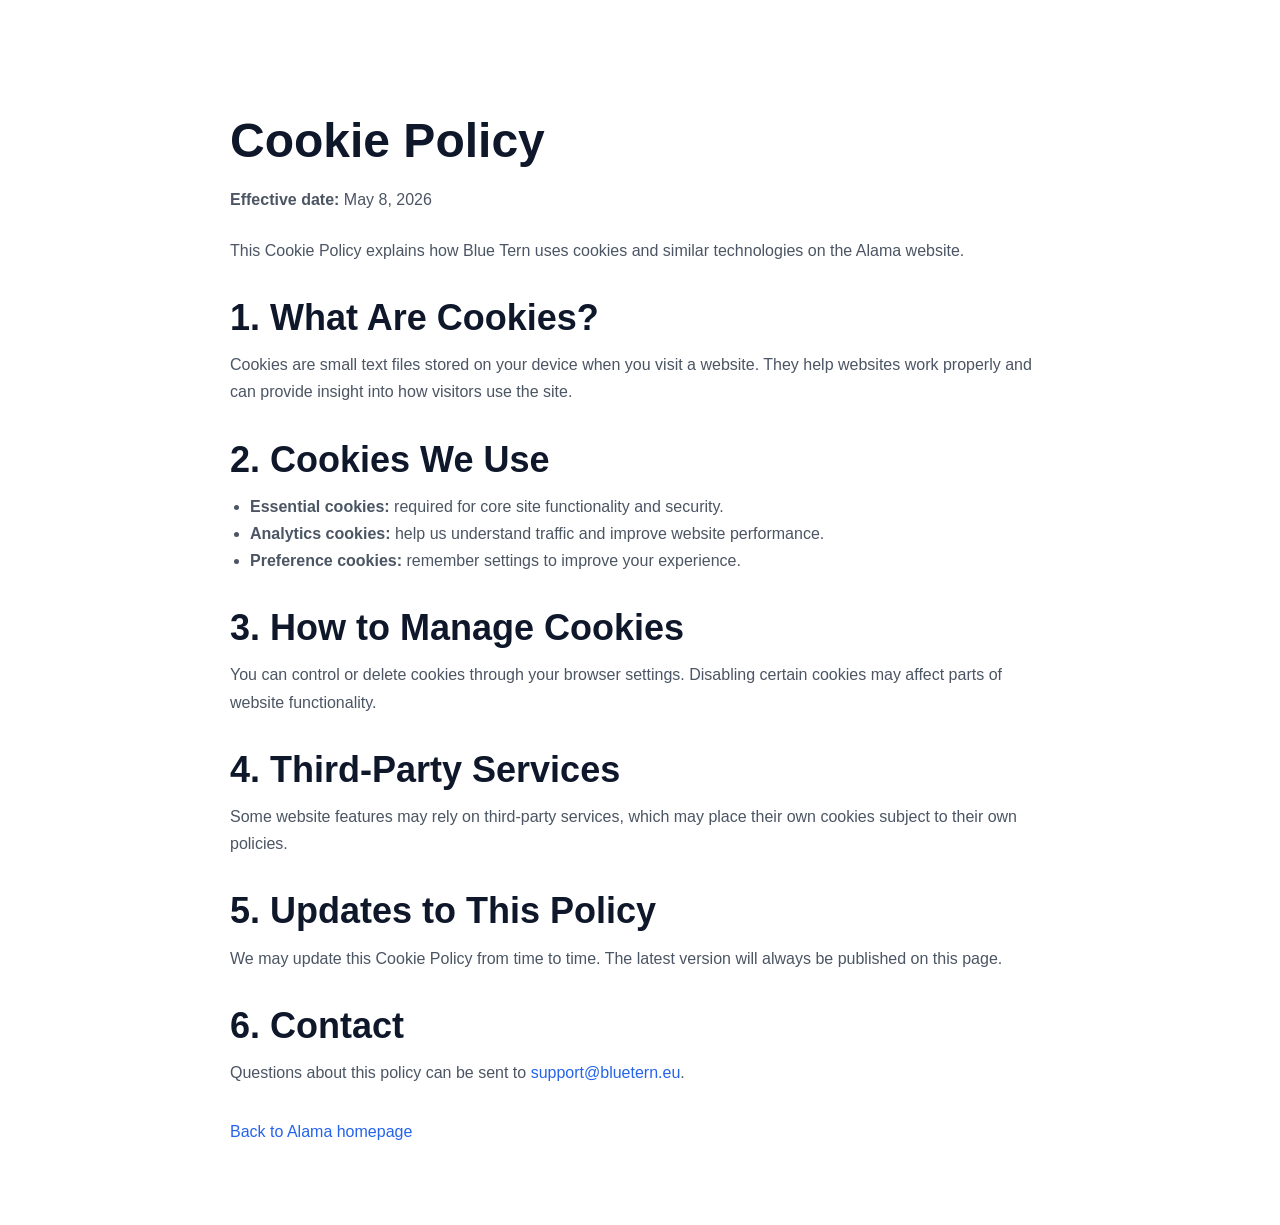
<file: cookie-policy.html>
<!DOCTYPE html>
<html lang="en">
<head>
    <meta charset="UTF-8">
    <meta name="viewport" content="width=device-width, initial-scale=1.0">
    <meta name="description" content="Cookie Policy for Alama by Blue Tern.">
    <title>Alama Cookie Policy</title>
    <link rel="stylesheet" href="style.css">
    <style>
        .legal-page { padding: 7rem 0 4rem; }
        .legal-content { max-width: 820px; margin: 0 auto; }
        .legal-content h1 { margin-bottom: 1rem; }
        .legal-content h2 { margin: 2rem 0 0.75rem; }
        .legal-content p, .legal-content li { line-height: 1.7; color: #4b5563; }
        .legal-content ul { padding-left: 1.25rem; }
        .legal-meta { color: #6b7280; margin-bottom: 1.5rem; }
        .legal-back { margin-top: 2rem; }
    </style>
</head>
<body>
    <main class="legal-page">
        <div class="container">
            <article class="legal-content">
                <h1>Cookie Policy</h1>
                <p class="legal-meta"><strong>Effective date:</strong> May 8, 2026</p>

                <p>
                    This Cookie Policy explains how Blue Tern uses cookies and similar technologies on the Alama website.
                </p>

                <h2>1. What Are Cookies?</h2>
                <p>
                    Cookies are small text files stored on your device when you visit a website. They help websites work
                    properly and can provide insight into how visitors use the site.
                </p>

                <h2>2. Cookies We Use</h2>
                <ul>
                    <li><strong>Essential cookies:</strong> required for core site functionality and security.</li>
                    <li><strong>Analytics cookies:</strong> help us understand traffic and improve website performance.</li>
                    <li><strong>Preference cookies:</strong> remember settings to improve your experience.</li>
                </ul>

                <h2>3. How to Manage Cookies</h2>
                <p>
                    You can control or delete cookies through your browser settings. Disabling certain cookies may affect
                    parts of website functionality.
                </p>

                <h2>4. Third-Party Services</h2>
                <p>
                    Some website features may rely on third-party services, which may place their own cookies subject to
                    their own policies.
                </p>

                <h2>5. Updates to This Policy</h2>
                <p>
                    We may update this Cookie Policy from time to time. The latest version will always be published on this page.
                </p>

                <h2>6. Contact</h2>
                <p>
                    Questions about this policy can be sent to
                    <a href="mailto:support@bluetern.eu">support@bluetern.eu</a>.
                </p>

                <p class="legal-back"><a href="index.html">Back to Alama homepage</a></p>
            </article>
        </div>
    </main>
</body>
</html>
</file>
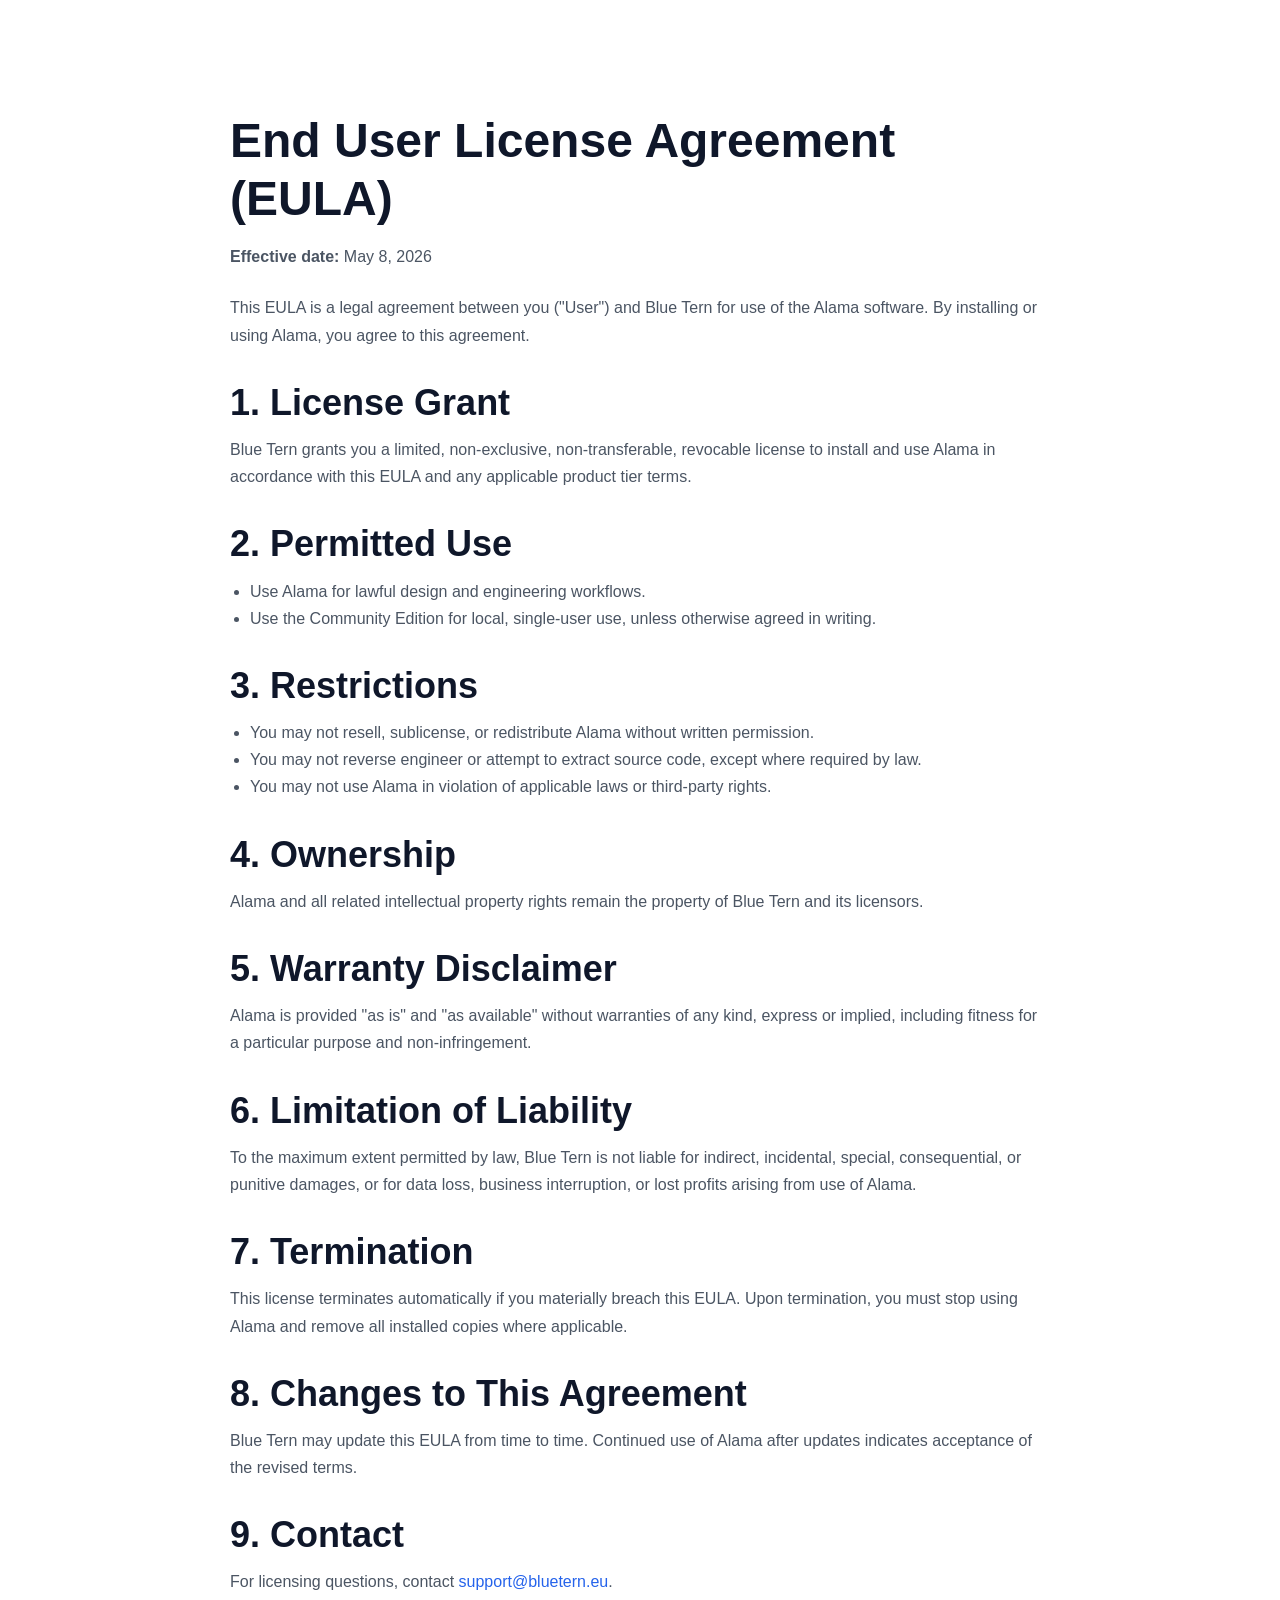
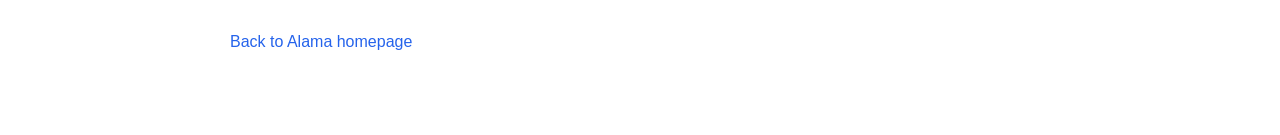
<file: eula.html>
<!DOCTYPE html>
<html lang="en">
<head>
    <meta charset="UTF-8">
    <meta name="viewport" content="width=device-width, initial-scale=1.0">
    <meta name="description" content="End User License Agreement (EULA) for Alama by Blue Tern.">
    <title>Alama EULA</title>
    <link rel="stylesheet" href="style.css">
    <style>
        .legal-page { padding: 7rem 0 4rem; }
        .legal-content { max-width: 820px; margin: 0 auto; }
        .legal-content h1 { margin-bottom: 1rem; }
        .legal-content h2 { margin: 2rem 0 0.75rem; }
        .legal-content p, .legal-content li { line-height: 1.7; color: #4b5563; }
        .legal-content ul { padding-left: 1.25rem; }
        .legal-meta { color: #6b7280; margin-bottom: 1.5rem; }
        .legal-back { margin-top: 2rem; }
    </style>
</head>
<body>
    <main class="legal-page">
        <div class="container">
            <article class="legal-content">
                <h1>End User License Agreement (EULA)</h1>
                <p class="legal-meta"><strong>Effective date:</strong> May 8, 2026</p>

                <p>
                    This EULA is a legal agreement between you ("User") and Blue Tern for use of the Alama software.
                    By installing or using Alama, you agree to this agreement.
                </p>

                <h2>1. License Grant</h2>
                <p>
                    Blue Tern grants you a limited, non-exclusive, non-transferable, revocable license to install and use
                    Alama in accordance with this EULA and any applicable product tier terms.
                </p>

                <h2>2. Permitted Use</h2>
                <ul>
                    <li>Use Alama for lawful design and engineering workflows.</li>
                    <li>Use the Community Edition for local, single-user use, unless otherwise agreed in writing.</li>
                </ul>

                <h2>3. Restrictions</h2>
                <ul>
                    <li>You may not resell, sublicense, or redistribute Alama without written permission.</li>
                    <li>You may not reverse engineer or attempt to extract source code, except where required by law.</li>
                    <li>You may not use Alama in violation of applicable laws or third-party rights.</li>
                </ul>

                <h2>4. Ownership</h2>
                <p>
                    Alama and all related intellectual property rights remain the property of Blue Tern and its licensors.
                </p>

                <h2>5. Warranty Disclaimer</h2>
                <p>
                    Alama is provided "as is" and "as available" without warranties of any kind, express or implied, including
                    fitness for a particular purpose and non-infringement.
                </p>

                <h2>6. Limitation of Liability</h2>
                <p>
                    To the maximum extent permitted by law, Blue Tern is not liable for indirect, incidental, special,
                    consequential, or punitive damages, or for data loss, business interruption, or lost profits arising
                    from use of Alama.
                </p>

                <h2>7. Termination</h2>
                <p>
                    This license terminates automatically if you materially breach this EULA. Upon termination, you must
                    stop using Alama and remove all installed copies where applicable.
                </p>

                <h2>8. Changes to This Agreement</h2>
                <p>
                    Blue Tern may update this EULA from time to time. Continued use of Alama after updates indicates acceptance
                    of the revised terms.
                </p>

                <h2>9. Contact</h2>
                <p>
                    For licensing questions, contact
                    <a href="mailto:support@bluetern.eu">support@bluetern.eu</a>.
                </p>

                <p class="legal-back"><a href="index.html">Back to Alama homepage</a></p>
            </article>
        </div>
    </main>
</body>
</html>
</file>
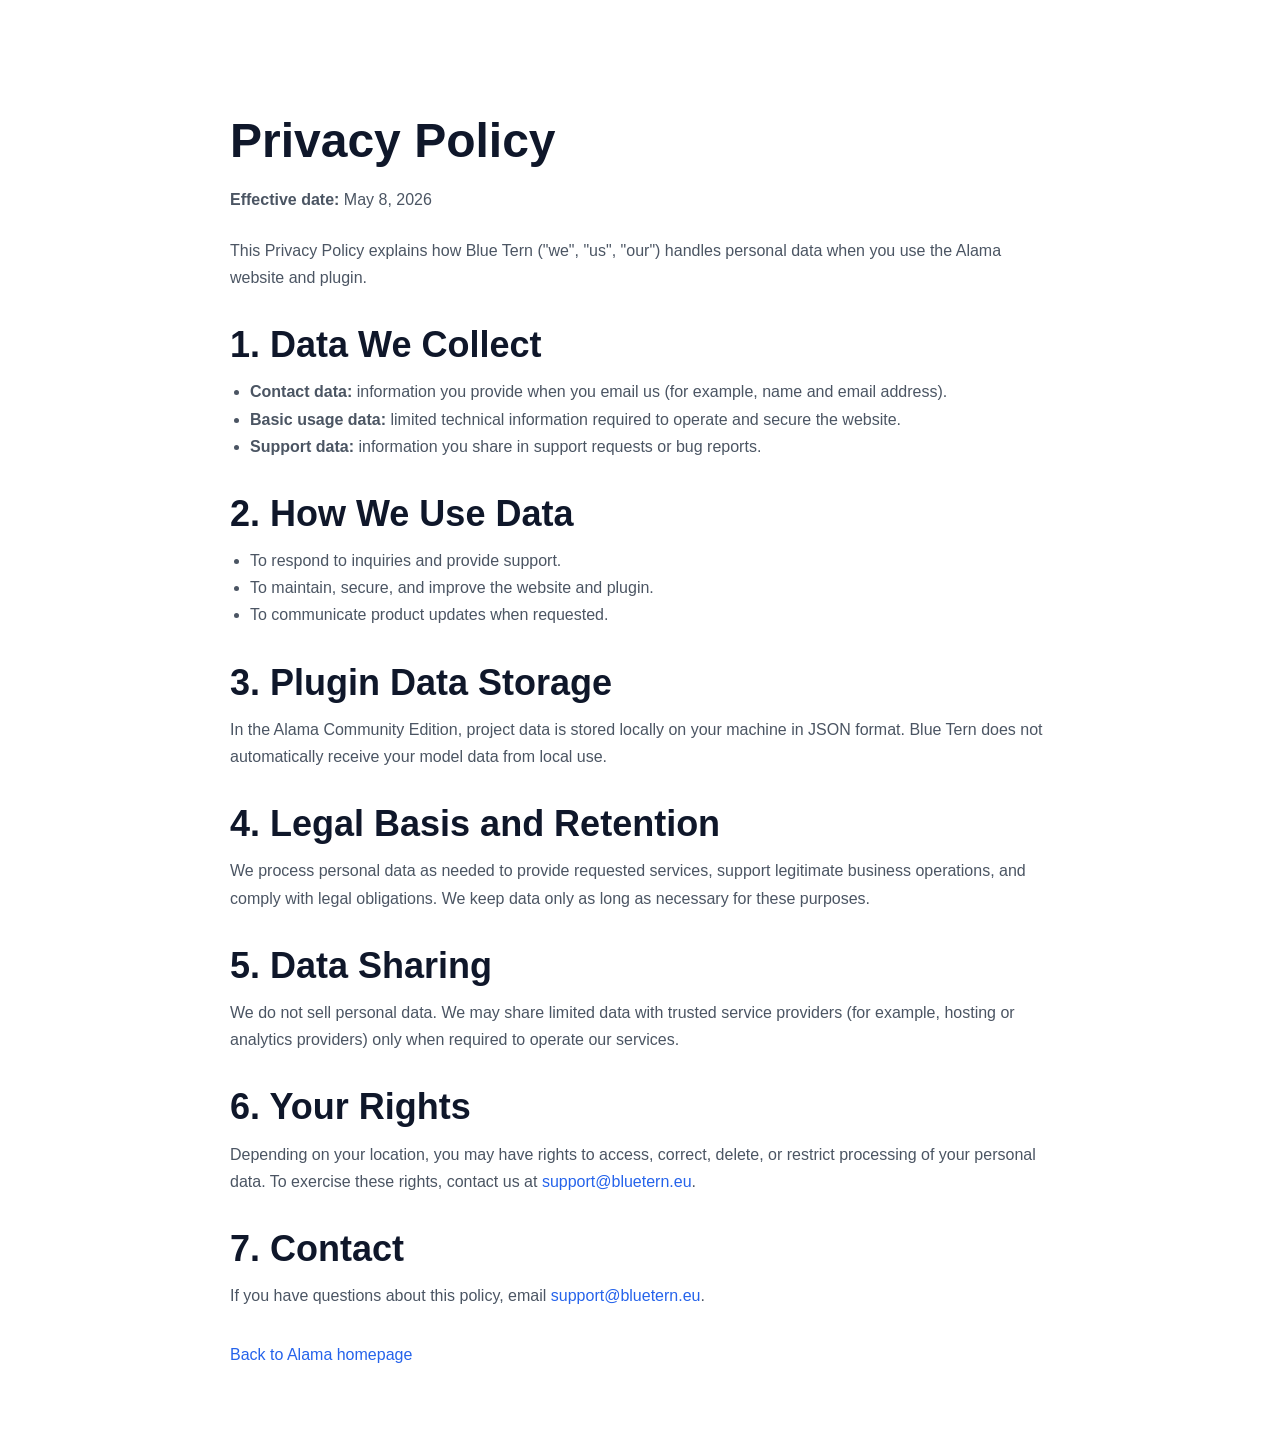
<file: privacy-policy.html>
<!DOCTYPE html>
<html lang="en">
<head>
    <meta charset="UTF-8">
    <meta name="viewport" content="width=device-width, initial-scale=1.0">
    <meta name="description" content="Privacy Policy for Alama by Blue Tern.">
    <title>Alama Privacy Policy</title>
    <link rel="stylesheet" href="style.css">
    <style>
        .legal-page { padding: 7rem 0 4rem; }
        .legal-content { max-width: 820px; margin: 0 auto; }
        .legal-content h1 { margin-bottom: 1rem; }
        .legal-content h2 { margin: 2rem 0 0.75rem; }
        .legal-content p, .legal-content li { line-height: 1.7; color: #4b5563; }
        .legal-content ul { padding-left: 1.25rem; }
        .legal-meta { color: #6b7280; margin-bottom: 1.5rem; }
        .legal-back { margin-top: 2rem; }
    </style>
</head>
<body>
    <main class="legal-page">
        <div class="container">
            <article class="legal-content">
                <h1>Privacy Policy</h1>
                <p class="legal-meta"><strong>Effective date:</strong> May 8, 2026</p>

                <p>
                    This Privacy Policy explains how Blue Tern ("we", "us", "our") handles personal data when you use
                    the Alama website and plugin.
                </p>

                <h2>1. Data We Collect</h2>
                <ul>
                    <li><strong>Contact data:</strong> information you provide when you email us (for example, name and email address).</li>
                    <li><strong>Basic usage data:</strong> limited technical information required to operate and secure the website.</li>
                    <li><strong>Support data:</strong> information you share in support requests or bug reports.</li>
                </ul>

                <h2>2. How We Use Data</h2>
                <ul>
                    <li>To respond to inquiries and provide support.</li>
                    <li>To maintain, secure, and improve the website and plugin.</li>
                    <li>To communicate product updates when requested.</li>
                </ul>

                <h2>3. Plugin Data Storage</h2>
                <p>
                    In the Alama Community Edition, project data is stored locally on your machine in JSON format.
                    Blue Tern does not automatically receive your model data from local use.
                </p>

                <h2>4. Legal Basis and Retention</h2>
                <p>
                    We process personal data as needed to provide requested services, support legitimate business operations,
                    and comply with legal obligations. We keep data only as long as necessary for these purposes.
                </p>

                <h2>5. Data Sharing</h2>
                <p>
                    We do not sell personal data. We may share limited data with trusted service providers (for example,
                    hosting or analytics providers) only when required to operate our services.
                </p>

                <h2>6. Your Rights</h2>
                <p>
                    Depending on your location, you may have rights to access, correct, delete, or restrict processing of
                    your personal data. To exercise these rights, contact us at
                    <a href="mailto:support@bluetern.eu">support@bluetern.eu</a>.
                </p>

                <h2>7. Contact</h2>
                <p>
                    If you have questions about this policy, email
                    <a href="mailto:support@bluetern.eu">support@bluetern.eu</a>.
                </p>

                <p class="legal-back"><a href="index.html">Back to Alama homepage</a></p>
            </article>
        </div>
    </main>
</body>
</html>
</file>
<file: style.css>
/* ============================================
   Alama Landing Page - Styles
   Modern, Professional Design for Rhino3D Plugin
   Updated with actual plugin functionality
   ============================================ */

/* CSS Variables */
:root {
    /* Color Palette - Professional Blues and Grays */
    --primary-color: #2563eb;
    --primary-hover: #1d4ed8;
    --primary-light: #dbeafe;
    --secondary-color: #64748b;
    --secondary-hover: #475569;
    
    /* Neutral Colors */
    --white: #ffffff;
    --gray-50: #f8fafc;
    --gray-100: #f1f5f9;
    --gray-200: #e2e8f0;
    --gray-300: #cbd5e1;
    --gray-400: #94a3b8;
    --gray-500: #64748b;
    --gray-600: #475569;
    --gray-700: #334155;
    --gray-800: #1e293b;
    --gray-900: #0f172a;
    
    /* Accent Colors */
    --success-color: #10b981;
    --warning-color: #f59e0b;
    --error-color: #ef4444;
    
    /* Typography */
    --font-family: 'Inter', -apple-system, BlinkMacSystemFont, 'Segoe UI', Roboto, sans-serif;
    --font-size-base: 16px;
    --font-size-sm: 14px;
    --font-size-lg: 18px;
    --font-size-xl: 20px;
    --font-size-2xl: 24px;
    --font-size-3xl: 30px;
    --font-size-4xl: 36px;
    --font-size-5xl: 48px;
    
    /* Spacing */
    --space-xs: 0.25rem;
    --space-sm: 0.5rem;
    --space-md: 1rem;
    --space-lg: 1.5rem;
    --space-xl: 2rem;
    --space-2xl: 3rem;
    --space-3xl: 4rem;
    --space-4xl: 6rem;
    
    /* Border Radius */
    --radius-sm: 0.25rem;
    --radius-md: 0.5rem;
    --radius-lg: 0.75rem;
    --radius-xl: 1rem;
    --radius-2xl: 1.5rem;
    --radius-full: 9999px;
    
    /* Shadows */
    --shadow-sm: 0 1px 2px 0 rgba(0, 0, 0, 0.05);
    --shadow-md: 0 4px 6px -1px rgba(0, 0, 0, 0.1), 0 2px 4px -1px rgba(0, 0, 0, 0.06);
    --shadow-lg: 0 10px 15px -3px rgba(0, 0, 0, 0.1), 0 4px 6px -2px rgba(0, 0, 0, 0.05);
    --shadow-xl: 0 20px 25px -5px rgba(0, 0, 0, 0.1), 0 10px 10px -5px rgba(0, 0, 0, 0.04);
    --shadow-2xl: 0 25px 50px -12px rgba(0, 0, 0, 0.25);
    
    /* Transitions */
    --transition-fast: 150ms ease;
    --transition-base: 250ms ease;
    --transition-slow: 350ms ease;
    
    /* Layout */
    --container-max: 1200px;
    --navbar-height: 80px;
}

/* Reset and Base Styles */
*, *::before, *::after {
    box-sizing: border-box;
    margin: 0;
    padding: 0;
}

html {
    scroll-behavior: smooth;
    font-size: var(--font-size-base);
}

body {
    font-family: var(--font-family);
    font-weight: 400;
    line-height: 1.6;
    color: var(--gray-800);
    background-color: var(--white);
    overflow-x: hidden;
}

/* Container */
.container {
    width: 100%;
    max-width: var(--container-max);
    margin: 0 auto;
    padding: 0 var(--space-lg);
}

/* Typography */
h1, h2, h3, h4, h5, h6 {
    font-weight: 600;
    line-height: 1.2;
    color: var(--gray-900);
}

h1 { font-size: var(--font-size-5xl); }
h2 { font-size: var(--font-size-4xl); }
h3 { font-size: var(--font-size-2xl); }
h4 { font-size: var(--font-size-xl); }
h5 { font-size: var(--font-size-lg); }
h6 { font-size: var(--font-size-base); }

p {
    margin-bottom: var(--space-md);
    color: var(--gray-600);
}

a {
    color: var(--primary-color);
    text-decoration: none;
    transition: color var(--transition-fast);
}

a:hover {
    color: var(--primary-hover);
}

/* Buttons */
.btn-primary {
    display: inline-flex;
    align-items: center;
    justify-content: center;
    gap: var(--space-sm);
    padding: var(--space-md) var(--space-xl);
    background-color: var(--primary-color);
    color: var(--white);
    font-weight: 500;
    border: none;
    border-radius: var(--radius-lg);
    cursor: pointer;
    transition: all var(--transition-fast);
    font-size: var(--font-size-base);
}

.btn-primary:hover {
    background-color: var(--primary-hover);
    transform: translateY(-1px);
    box-shadow: var(--shadow-md);
}

.btn-secondary {
    display: inline-flex;
    align-items: center;
    justify-content: center;
    gap: var(--space-sm);
    padding: var(--space-md) var(--space-xl);
    background-color: var(--white);
    color: var(--gray-700);
    font-weight: 500;
    border: 2px solid var(--gray-200);
    border-radius: var(--radius-lg);
    cursor: pointer;
    transition: all var(--transition-fast);
    font-size: var(--font-size-base);
}

.btn-secondary:hover {
    background-color: var(--gray-50);
    border-color: var(--gray-300);
    transform: translateY(-1px);
    box-shadow: var(--shadow-md);
}

.btn-large {
    padding: var(--space-lg) var(--space-2xl);
    font-size: var(--font-size-lg);
}

.btn-full {
    width: 100%;
}

.btn-arrow {
    margin-left: var(--space-sm);
    transition: transform var(--transition-fast);
}

.btn-primary:hover .btn-arrow {
    transform: translateX(4px);
}

.btn-icon {
    font-size: var(--font-size-lg);
}

/* ============================================
   Navigation
   ============================================ */
.navbar {
    position: fixed;
    top: 0;
    left: 0;
    right: 0;
    height: var(--navbar-height);
    background-color: rgba(255, 255, 255, 0.95);
    backdrop-filter: blur(10px);
    border-bottom: 1px solid var(--gray-100);
    z-index: 1000;
    transition: all var(--transition-base);
}

.navbar.scrolled {
    background-color: rgba(255, 255, 255, 0.98);
    box-shadow: var(--shadow-md);
}

.navbar .container {
    display: flex;
    align-items: center;
    justify-content: space-between;
    height: 100%;
    padding: 0 var(--space-xl);
}

.logo {
    display: flex;
    align-items: center;
}

.logo-image {
    height: 40px;
    width: auto;
}

.nav-links {
    display: flex;
    align-items: center;
    gap: var(--space-xl);
    list-style: none;
}

.nav-links a {
    color: var(--gray-600);
    font-weight: 500;
    transition: color var(--transition-fast);
    position: relative;
    padding: var(--space-sm) 0;
}

.nav-links a::after {
    content: '';
    position: absolute;
    bottom: 0;
    left: 0;
    width: 0;
    height: 2px;
    background-color: var(--primary-color);
    transition: width var(--transition-fast);
}

.nav-links a:hover {
    color: var(--gray-900);
}

.nav-links a:hover::after {
    width: 100%;
}

.nav-links .btn-primary {
    padding: 0.55rem 1rem;
    color: var(--white);
    border-radius: var(--radius-full);
    box-shadow: none;
}

.nav-links .btn-primary::after {
    display: none;
}

.nav-links .btn-primary:hover {
    color: var(--white);
    background-color: var(--primary-hover);
    transform: translateY(0);
    box-shadow: var(--shadow-sm);
}

/* Mobile Menu Button */
.mobile-menu-btn {
    display: none;
    flex-direction: column;
    justify-content: center;
    align-items: center;
    gap: 5px;
    width: 40px;
    height: 40px;
    background: none;
    border: none;
    cursor: pointer;
    padding: var(--space-sm);
}

.hamburger {
    display: block;
    width: 24px;
    height: 2px;
    background-color: var(--gray-700);
    border-radius: var(--radius-full);
    transition: all var(--transition-fast);
}

.mobile-menu-btn.active .hamburger:nth-child(1) {
    transform: rotate(45deg) translate(5px, 5px);
}

.mobile-menu-btn.active .hamburger:nth-child(2) {
    opacity: 0;
}

.mobile-menu-btn.active .hamburger:nth-child(3) {
    transform: rotate(-45deg) translate(5px, -5px);
}

/* ============================================
   Hero Section
   ============================================ */
.hero {
    padding: calc(var(--navbar-height) + var(--space-4xl)) var(--space-lg) var(--space-4xl);
    background: linear-gradient(135deg, var(--gray-50) 0%, var(--white) 100%);
    position: relative;
    overflow: hidden;
}

.hero .container {
    display: grid;
    grid-template-columns: 1fr 1fr;
    gap: var(--space-4xl);
    align-items: center;
}

.hero-content {
    max-width: 600px;
}

.hero-title {
    font-size: var(--font-size-5xl);
    font-weight: 700;
    line-height: 1.1;
    margin-bottom: var(--space-lg);
    color: var(--gray-900);
}

.hero-subtitle {
    font-size: var(--font-size-xl);
    color: var(--gray-600);
    margin-bottom: var(--space-2xl);
    line-height: 1.6;
}

.hero-buttons {
    display: flex;
    gap: var(--space-lg);
    flex-wrap: wrap;
}

.hero-buttons .btn-primary {
    background: linear-gradient(135deg, var(--primary-color), #1d4ed8);
    box-shadow: 0 10px 20px rgba(37, 99, 235, 0.25);
}

.hero-buttons .btn-primary:hover {
    box-shadow: 0 14px 26px rgba(37, 99, 235, 0.3);
}

.hero-buttons .btn-large {
    min-height: 56px;
}

.hero-buttons .btn-arrow {
    margin-left: var(--space-xs);
    display: inline-flex;
    align-items: center;
}

.hero-visual {
    position: relative;
    perspective: 1000px;
}

.plugin-mockup {
    background: #2c3138;
    border-radius: var(--radius-lg);
    box-shadow: none;
    overflow: hidden;
    transform: rotateY(-5deg) rotateX(5deg);
    border: 1px solid rgba(255, 255, 255, 0.16);
}

.mockup-header {
    background: #3a4048;
    padding: var(--space-md) var(--space-lg);
    display: flex;
    align-items: center;
    gap: var(--space-md);
    border-bottom: 1px solid rgba(255, 255, 255, 0.1);
}

.mockup-dots {
    display: flex;
    gap: var(--space-sm);
}

.mockup-dots span {
    width: 12px;
    height: 12px;
    border-radius: var(--radius-full);
    background-color: var(--gray-400);
}

.mockup-dots span:nth-child(1) { background-color: var(--error-color); }
.mockup-dots span:nth-child(2) { background-color: var(--warning-color); }
.mockup-dots span:nth-child(3) { background-color: var(--success-color); }

.mockup-title {
    font-size: var(--font-size-sm);
    color: rgba(255, 255, 255, 0.75);
    font-weight: 500;
}

.mockup-content {
    display: flex;
    padding: var(--space-lg);
    gap: var(--space-lg);
    background-color: var(--gray-50);
}

.mockup-content-dark {
    display: block;
    background-color: #2f343d;
    color: #e5e7eb;
    padding: var(--space-lg);
}

.alama-tabs {
    display: grid;
    grid-template-columns: repeat(4, 1fr);
    gap: var(--space-xs);
    background-color: #3b414a;
    border-radius: var(--radius-lg);
    padding: 0.25rem;
    margin-bottom: var(--space-lg);
}

.alama-tab {
    font-size: var(--font-size-sm);
    font-weight: 600;
    color: #b8c0cc;
    text-align: center;
    padding: 0.45rem 0.3rem;
    border-radius: var(--radius-md);
}

.alama-tab.active {
    background-color: #4b525c;
    color: #eef2f7;
}

.alama-form {
    display: flex;
    flex-direction: column;
    gap: var(--space-sm);
}

.part-id-row {
    display: flex;
    align-items: center;
    gap: var(--space-md);
    margin-bottom: var(--space-xs);
}

.part-id-label {
    font-size: var(--font-size-2xl);
    font-weight: 700;
    color: #f3f4f6;
}

.part-id-value {
    font-size: var(--font-size-3xl);
    font-weight: 700;
    color: #4d86ff;
}

.field-row {
    display: grid;
    grid-template-columns: minmax(120px, 0.9fr) 2fr;
    align-items: center;
    gap: var(--space-md);
}

.field-label {
    font-size: var(--font-size-xl);
    color: #d1d5db;
    font-weight: 600;
}

.field-value {
    display: block;
    background-color: #3a4049;
    border: 1px solid #4d5561;
    color: #e5e7eb;
    border-radius: var(--radius-md);
    padding: 0.42rem 0.65rem;
    font-size: var(--font-size-lg);
}

.part-values {
    margin-top: var(--space-md);
}

.part-values h4 {
    font-size: var(--font-size-xl);
    color: #f3f4f6;
    margin-bottom: var(--space-sm);
}

.values-grid {
    display: flex;
    flex-direction: column;
    gap: var(--space-xs);
}

.value-item {
    display: grid;
    grid-template-columns: minmax(120px, 0.9fr) 2fr;
    gap: var(--space-md);
}

.value-label {
    font-size: var(--font-size-xl);
    color: #d1d5db;
    font-weight: 600;
}

.value-number {
    font-size: var(--font-size-xl);
    font-weight: 600;
    color: #4d86ff;
}

.mockup-update-btn {
    margin-top: var(--space-sm);
    border: none;
    border-radius: var(--radius-lg);
    background-color: #6b7280;
    color: #f9fafb;
    font-size: var(--font-size-xl);
    font-weight: 600;
    padding: 0.6rem 1rem;
}

.mockup-sidebar {
    width: 60px;
    background: linear-gradient(180deg, var(--gray-200), var(--gray-300));
    border-radius: var(--radius-md);
}

.mockup-main {
    flex: 1;
    display: flex;
    flex-direction: column;
    gap: var(--space-md);
}

/* Mass Properties Panel */
.mass-properties-panel {
    background-color: var(--white);
    border-radius: var(--radius-lg);
    padding: var(--space-md);
    box-shadow: var(--shadow-sm);
    border-left: 4px solid var(--primary-color);
}

.mass-properties-panel h4 {
    font-size: var(--font-size-sm);
    color: var(--gray-700);
    margin-bottom: var(--space-md);
    font-weight: 600;
}

.property-grid {
    display: grid;
    grid-template-columns: repeat(3, 1fr);
    gap: var(--space-sm);
}

.property-item {
    display: flex;
    justify-content: space-between;
    padding: var(--space-xs) 0;
    border-bottom: 1px solid var(--gray-100);
}

.property-item:last-child {
    border-bottom: none;
}

.property-label {
    font-size: var(--font-size-sm);
    color: var(--gray-500);
}

.property-value {
    font-size: var(--font-size-sm);
    font-weight: 600;
    color: var(--gray-800);
}

/* Decision Card */
.decision-card {
    background-color: var(--white);
    border-radius: var(--radius-lg);
    padding: var(--space-md);
    box-shadow: var(--shadow-sm);
    border-left: 4px solid var(--primary-color);
}

.decision-header {
    display: flex;
    align-items: center;
    gap: var(--space-sm);
    margin-bottom: var(--space-sm);
}

.decision-icon {
    font-size: var(--font-size-lg);
}

.decision-title {
    font-weight: 600;
    color: var(--gray-800);
    font-size: var(--font-size-base);
}

.decision-body p {
    font-size: var(--font-size-sm);
    color: var(--gray-600);
    margin-bottom: var(--space-sm);
}

.decision-meta {
    display: flex;
    gap: var(--space-md);
    font-size: var(--font-size-xs);
    color: var(--gray-500);
}

.scroll-indicator {
    position: absolute;
    bottom: var(--space-2xl);
    left: 50%;
    transform: translateX(-50%);
    display: flex;
    flex-direction: column;
    align-items: center;
    gap: var(--space-sm);
    color: var(--gray-500);
    font-size: var(--font-size-sm);
    animation: bounce 2s infinite;
}

.scroll-arrow {
    font-size: var(--font-size-xl);
}

@keyframes bounce {
    0%, 20%, 50%, 80%, 100% {
        transform: translateX(-50%) translateY(0);
    }
    40% {
        transform: translateX(-50%) translateY(10px);
    }
    60% {
        transform: translateX(-50%) translateY(5px);
    }
}

/* ============================================
   Section Styles
   ============================================ */
.section-header {
    text-align: center;
    margin-bottom: var(--space-3xl);
}

.section-tag {
    display: inline-block;
    padding: var(--space-xs) var(--space-lg);
    background-color: var(--primary-light);
    color: var(--primary-color);
    font-size: var(--font-size-sm);
    font-weight: 600;
    border-radius: var(--radius-full);
    margin-bottom: var(--space-lg);
    text-transform: uppercase;
    letter-spacing: 0.05em;
}

.section-title {
    font-size: var(--font-size-4xl);
    font-weight: 700;
    color: var(--gray-900);
    margin-bottom: var(--space-md);
}

/* Problem Section */
.problem-section {
    padding: var(--space-4xl) 0;
    background-color: var(--white);
}

.problem-content {
    display: grid;
    grid-template-columns: 1fr 1fr;
    gap: var(--space-4xl);
    align-items: center;
}

.problem-text p {
    font-size: var(--font-size-lg);
    margin-bottom: var(--space-lg);
}

.problem-text strong {
    color: var(--gray-900);
}

.challenge-icons {
    display: grid;
    grid-template-columns: repeat(3, 1fr);
    gap: var(--space-lg);
}

.challenge-item {
    display: flex;
    flex-direction: column;
    align-items: center;
    gap: var(--space-sm);
    text-align: center;
    background: #fff8f8;
    border: 1px solid #f8d7da;
    border-radius: var(--radius-lg);
    padding: var(--space-xl) var(--space-lg);
    box-shadow: none;
}

.challenge-icon {
    font-size: var(--font-size-4xl);
    margin-bottom: var(--space-sm);
    color: #b4535c;
}

.challenge-item span {
    font-size: var(--font-size-sm);
    color: #7f1d1d;
    font-weight: 600;
}

/* Solution Section */
.solution-section {
    padding: var(--space-4xl) 0;
    background-color: var(--gray-50);
}

.solution-content {
    display: grid;
    grid-template-columns: 1fr 1fr;
    gap: var(--space-4xl);
    align-items: center;
}

.solution-text p {
    font-size: var(--font-size-lg);
    margin-bottom: var(--space-lg);
}

.solution-text strong {
    color: var(--gray-900);
}

.solution-text em {
    color: var(--primary-color);
    font-style: italic;
}

.solution-features {
    display: grid;
    grid-template-columns: repeat(3, 1fr);
    gap: var(--space-lg);
}

.feature-card {
    background: #f4f8ff;
    padding: var(--space-2xl);
    border-radius: var(--radius-lg);
    text-align: center;
    box-shadow: none;
    border: 1px solid #bfdbfe;
    transition: all var(--transition-base);
}

.feature-card:hover {
    transform: none;
    box-shadow: none;
    background: #eef4ff;
}

.feature-icon {
    font-size: var(--font-size-4xl);
    margin-bottom: var(--space-lg);
    color: var(--primary-color);
    width: 72px;
    height: 72px;
    display: inline-flex;
    align-items: center;
    justify-content: center;
    border-radius: var(--radius-md);
    background: #dbeafe;
}

.feature-card h3 {
    font-size: var(--font-size-lg);
    margin-bottom: var(--space-sm);
    color: var(--gray-800);
}

.feature-card p {
    font-size: var(--font-size-sm);
    color: var(--gray-600);
}

/* Features Section */
.features-section {
    padding: var(--space-4xl) 0;
    background-color: var(--white);
}

.features-grid {
    display: grid;
    grid-template-columns: repeat(3, 1fr);
    gap: var(--space-2xl);
    margin-bottom: var(--space-3xl);
}

.feature-item {
    text-align: center;
    padding: var(--space-xl);
    transition: all var(--transition-base);
}

.feature-item:hover {
    background-color: var(--gray-50);
    border-radius: var(--radius-lg);
}

.feature-icon-large {
    font-size: var(--font-size-5xl);
    margin-bottom: var(--space-lg);
    color: var(--primary-color);
}

.feature-item h3 {
    font-size: var(--font-size-xl);
    margin-bottom: var(--space-md);
    color: var(--gray-800);
}

.feature-item p {
    font-size: var(--font-size-base);
    color: var(--gray-600);
}

/* Coming Soon Banner */
.coming-soon-banner {
    background: #eef5ff;
    border-radius: var(--radius-lg);
    padding: var(--space-2xl);
    margin-top: var(--space-2xl);
    border: 2px dashed var(--primary-color);
}

.coming-soon-tag {
    display: inline-block;
    padding: var(--space-xs) var(--space-lg);
    background-color: var(--primary-color);
    color: var(--white);
    font-size: var(--font-size-sm);
    font-weight: 600;
    border-radius: var(--radius-full);
    margin-bottom: var(--space-lg);
    text-transform: uppercase;
    letter-spacing: 0.05em;
}

.coming-soon-features {
    display: flex;
    flex-direction: column;
    gap: var(--space-md);
}

.coming-feature {
    display: flex;
    align-items: center;
    gap: var(--space-md);
    padding: var(--space-sm);
    background-color: rgba(255, 255, 255, 0.8);
    border-radius: var(--radius-md);
}

.coming-icon {
    font-size: var(--font-size-xl);
    color: var(--primary-color);
}

.coming-feature span:last-child {
    font-size: var(--font-size-base);
    color: var(--gray-700);
}

/* How It Works Section */
.how-it-works-section {
    padding: var(--space-4xl) 0;
    background-color: var(--gray-50);
}

.steps-container {
    display: flex;
    justify-content: center;
    align-items: flex-start;
    gap: var(--space-lg);
    margin-bottom: var(--space-4xl);
    position: relative;
    flex-wrap: wrap;
}

.step-item {
    flex: 1 1 240px;
    min-width: 220px;
    max-width: 320px;
    text-align: center;
    padding: var(--space-2xl);
    background-color: var(--white);
    border-radius: var(--radius-xl);
    box-shadow: var(--shadow-md);
    position: relative;
    z-index: 1;
}

.step-number {
    font-size: var(--font-size-sm);
    font-weight: 700;
    color: var(--primary-color);
    margin-bottom: var(--space-sm);
}

.step-icon {
    font-size: var(--font-size-4xl);
    margin-bottom: var(--space-lg);
    color: var(--primary-color);
}

.step-item h3 {
    font-size: var(--font-size-xl);
    margin-bottom: var(--space-md);
    color: var(--gray-800);
}

.step-item p {
    font-size: var(--font-size-base);
    color: var(--gray-600);
}

.step-connector {
    width: clamp(36px, 6vw, 96px);
    height: 4px;
    background: linear-gradient(90deg, var(--primary-color), var(--primary-light));
    margin-top: 0;
    margin-bottom: 0;
    align-self: center;
    position: relative;
    z-index: 0;
}

.how-it-works-visual {
    text-align: center;
}

.platform-map {
    max-width: 980px;
    margin: 0 auto;
}

.radial-diagram {
    display: grid;
    grid-template-columns: repeat(3, minmax(170px, 1fr));
    grid-template-rows: auto auto auto;
    align-items: center;
    justify-items: center;
    column-gap: var(--space-2xl);
    row-gap: var(--space-xl);
    max-width: 920px;
    margin: 0 auto;
}

.database-hub {
    grid-column: 2;
    grid-row: 2;
    width: 270px;
    height: 270px;
    padding: var(--space-xl);
    display: flex;
    flex-direction: column;
    align-items: center;
    justify-content: center;
    text-align: center;
    background: #f7f9ff;
    border: 1px solid rgba(37, 99, 235, 0.22);
    border-radius: 50%;
    box-shadow: none;
    z-index: 3;
}

.hub-icon {
    display: inline-flex;
    align-items: center;
    justify-content: center;
    width: 64px;
    height: 64px;
    margin-bottom: var(--space-md);
    border-radius: 50%;
    background-color: rgba(37, 99, 235, 0.12);
    color: var(--primary-color);
    font-size: var(--font-size-3xl);
}

.database-hub h3 {
    margin-bottom: 0.3rem;
    font-size: var(--font-size-lg);
}

.database-hub p {
    color: var(--gray-600);
    margin-bottom: 0;
    font-size: var(--font-size-sm);
}

.hub-modes {
    display: flex;
    flex-wrap: wrap;
    justify-content: center;
    gap: var(--space-sm);
}

.mode-badge {
    display: inline-flex;
    align-items: center;
    padding: 0.45rem 0.8rem;
    border-radius: var(--radius-full);
    font-size: var(--font-size-xs);
    font-weight: 600;
}

.mode-live {
    background-color: rgba(22, 163, 74, 0.14);
    color: #166534;
}

.mode-planned {
    background-color: var(--gray-100);
    color: var(--gray-600);
}

.connector-card {
    position: relative;
    width: 100%;
    max-width: 220px;
    padding: var(--space-lg);
    background-color: var(--white);
    border-radius: var(--radius-lg);
    box-shadow: none;
    border: 1px solid rgba(37, 99, 235, 0.12);
    text-align: center;
    z-index: 2;
}

.connector-card::before {
    content: "";
    position: absolute;
    top: 100%;
    left: 50%;
    width: 2px;
    height: 86px;
    transform: translateX(-50%);
    transform-origin: top center;
    background: linear-gradient(180deg, rgba(37, 99, 235, 0.45), rgba(37, 99, 235, 0.02));
    z-index: -1;
}

.radial-node {
    align-self: center;
    justify-self: center;
}

.radial-node.pos-top {
    grid-column: 2;
    grid-row: 1;
}

.radial-node.pos-right {
    grid-column: 3;
    grid-row: 2;
}

.radial-node.pos-bottom-right {
    grid-column: 3;
    grid-row: 3;
}

.radial-node.pos-bottom-left {
    grid-column: 1;
    grid-row: 3;
}

.radial-node.pos-left {
    grid-column: 1;
    grid-row: 2;
}

.radial-node.pos-top::before {
    top: 100%;
    left: 50%;
    transform: translateX(-50%);
    height: 86px;
}

.radial-node.pos-right::before {
    top: 50%;
    left: 0;
    transform: translateY(-50%) rotate(90deg);
    height: 86px;
}

.radial-node.pos-bottom-right::before {
    top: 0;
    left: 14%;
    transform: translateY(0) rotate(-45deg);
    height: 138px;
}

.radial-node.pos-bottom-left::before {
    top: 0;
    left: 86%;
    transform: translateY(0) rotate(45deg);
    height: 138px;
}

.radial-node.pos-left::before {
    top: 50%;
    left: 100%;
    transform: translateY(-50%) rotate(-90deg);
    height: 86px;
}

.connector-icon {
    display: inline-flex;
    align-items: center;
    justify-content: center;
    width: 44px;
    height: 44px;
    border-radius: var(--radius-lg);
    background-color: rgba(37, 99, 235, 0.1);
    color: var(--primary-color);
    font-size: var(--font-size-xl);
    margin-bottom: var(--space-sm);
}

.connector-card h4 {
    font-size: var(--font-size-lg);
    color: var(--gray-800);
    margin-bottom: 0.35rem;
}

.connector-card p {
    font-size: var(--font-size-sm);
    color: var(--gray-600);
}

.connector-card.coming-soon {
    background-color: var(--gray-100);
    border-color: var(--gray-200);
    box-shadow: none;
}

.connector-card.coming-soon .connector-icon {
    background-color: var(--gray-200);
    color: var(--gray-500);
}

.connector-card.coming-soon h4,
.connector-card.coming-soon p {
    color: var(--gray-500);
}

.workflow-diagram {
    display: flex;
    justify-content: center;
    align-items: center;
    gap: var(--space-lg);
    flex-wrap: wrap;
}

.workflow-node {
    display: flex;
    flex-direction: column;
    align-items: center;
    gap: var(--space-sm);
    padding: var(--space-lg);
    background-color: var(--white);
    border-radius: var(--radius-lg);
    box-shadow: none;
    min-width: 150px;
    flex: 0 1 190px;
}

.node-icon {
    font-size: var(--font-size-3xl);
    color: var(--primary-color);
}

.node-label {
    font-size: var(--font-size-sm);
    font-weight: 600;
    color: var(--gray-700);
}

.workflow-arrow {
    font-size: var(--font-size-2xl);
    color: var(--primary-color);
    opacity: 0.5;
}

/* Use Cases Section */
.use-cases-section {
    padding: var(--space-4xl) 0;
    background-color: var(--white);
}

.use-cases-grid {
    display: grid;
    grid-template-columns: repeat(4, 1fr);
    gap: var(--space-2xl);
}

.use-case-card {
    text-align: center;
    padding: var(--space-2xl);
    background-color: var(--gray-50);
    border-radius: var(--radius-lg);
    border: 1px solid var(--gray-200);
    transition: all var(--transition-base);
}

.use-case-card:hover {
    background-color: #eff5ff;
    transform: none;
}

.use-case-icon {
    font-size: var(--font-size-5xl);
    margin-bottom: var(--space-lg);
    color: var(--primary-color);
}

.use-case-card h3 {
    font-size: var(--font-size-xl);
    margin-bottom: var(--space-md);
    color: var(--gray-800);
}

.use-case-card p {
    font-size: var(--font-size-sm);
    color: var(--gray-600);
    margin-bottom: var(--space-lg);
}

.use-case-benefits {
    display: flex;
    flex-direction: column;
    gap: var(--space-sm);
}

.benefit-item {
    display: flex;
    align-items: center;
    gap: var(--space-sm);
    font-size: var(--font-size-sm);
    color: var(--gray-600);
}

.benefit-item i {
    color: var(--success-color);
    font-size: var(--font-size-base);
    flex-shrink: 0;
}

/* Pricing Section */
.pricing-section {
    padding: var(--space-4xl) 0;
    background-color: var(--gray-50);
}

.pricing-cards {
    display: grid;
    grid-template-columns: repeat(2, 1fr);
    grid-template-columns: repeat(3, 1fr);
    gap: var(--space-2xl);
    max-width: 800px;
    max-width: 1200px;
    margin: 0 auto;
}

.pricing-card {
    background-color: var(--white);
    border-radius: var(--radius-lg);
    padding: var(--space-2xl);
    box-shadow: none;
    border: 1px solid var(--gray-200);
    position: relative;
    transition: all var(--transition-base);
    display: flex;
    flex-direction: column;
}

.pricing-card:hover {
    transform: none;
    box-shadow: none;
}

.pricing-card.featured {
    border: 2px solid var(--primary-color);
    transform: none;
}

.pricing-header {
    text-align: center;
    margin-bottom: var(--space-xl);
}

.pricing-header h3 {
    font-size: var(--font-size-2xl);
    margin-bottom: var(--space-sm);
    color: var(--gray-900);
}

.pricing-tag {
    display: inline-block;
    padding: var(--space-xs) var(--space-md);
    background-color: var(--primary-light);
    color: var(--primary-color);
    font-size: var(--font-size-sm);
    font-weight: 600;
    border-radius: var(--radius-full);
}

.pricing-tag.coming-soon {
    background-color: var(--gray-200);
    color: var(--gray-600);
}

.pricing-price {
    text-align: center;
    margin-bottom: var(--space-xl);
    padding-bottom: var(--space-xl);
    border-bottom: 1px solid var(--gray-100);
}

.price-amount {
    font-size: var(--font-size-5xl);
    font-weight: 700;
    color: var(--gray-900);
}

.price-period {
    font-size: var(--font-size-base);
    color: var(--gray-500);
}

.pricing-features {
    margin-bottom: var(--space-xl);
    flex: 1;
}

.pricing-features ul {
    list-style: none;
}

.pricing-features li {
    display: flex;
    align-items: center;
    gap: var(--space-md);
    padding: var(--space-sm) 0;
    font-size: var(--font-size-base);
    font-size: var(--font-size-sm);
    color: var(--gray-600);
}

.check-icon {
    color: var(--success-color);
    font-weight: bold;
    font-size: var(--font-size-lg);
    display: inline-flex;
    align-items: center;
    justify-content: center;
    width: 18px;
    flex-shrink: 0;
}

.pricing-cta {
    text-align: center;
}

/* FAQ Section */
.faq-section {
    padding: var(--space-4xl) 0;
    background-color: var(--white);
}

.faq-container {
    max-width: 800px;
    margin: 0 auto;
}

.faq-item {
    margin-bottom: var(--space-md);
    border-bottom: 1px solid var(--gray-100);
}

.faq-question {
    display: flex;
    align-items: center;
    gap: var(--space-md);
    width: 100%;
    padding: var(--space-lg);
    background: none;
    border: none;
    text-align: left;
    font-size: var(--font-size-lg);
    font-weight: 500;
    color: var(--gray-800);
    cursor: pointer;
    transition: all var(--transition-fast);
}

.faq-question:hover {
    background-color: var(--gray-50);
}

.faq-icon {
    width: 32px;
    height: 32px;
    background-color: var(--primary-light);
    color: var(--primary-color);
    border-radius: var(--radius-full);
    display: flex;
    align-items: center;
    justify-content: center;
    font-weight: bold;
    flex-shrink: 0;
}

.faq-toggle {
    margin-left: auto;
    font-size: var(--font-size-xl);
    color: var(--gray-500);
    transition: transform var(--transition-fast);
}

.faq-question.active .faq-toggle {
    transform: rotate(45deg);
}

.faq-answer {
    max-height: 0;
    overflow: hidden;
    padding: 0 var(--space-lg);
    transition: all var(--transition-base);
}

.faq-answer.active {
    max-height: 500px;
    padding: 0 var(--space-lg) var(--space-lg);
}

.faq-answer p {
    font-size: var(--font-size-base);
    color: var(--gray-600);
    margin-bottom: 0;
}

/* Contact Section */
.contact-section {
    padding: var(--space-4xl) 0;
    background-color: var(--gray-50);
    text-align: center;
}

.contact-content {
    max-width: 600px;
    margin: 0 auto;
}

.contact-text {
    margin-bottom: var(--space-2xl);
}

.contact-text p {
    font-size: var(--font-size-lg);
    color: var(--gray-600);
}

.contact-buttons {
    display: flex;
    gap: var(--space-lg);
    justify-content: center;
    flex-wrap: wrap;
}

/* Footer */
.footer {
    background-color: var(--gray-900);
    color: var(--gray-300);
    padding: var(--space-4xl) 0 var(--space-xl);
}

.footer .container {
    padding: 0 var(--space-xl);
}

.footer-content {
    display: grid;
    grid-template-columns: 2fr 3fr 1fr;
    gap: var(--space-4xl);
    margin-bottom: var(--space-3xl);
    align-items: start;
}

.footer-brand .logo {
    margin-bottom: var(--space-lg);
}

.footer-tagline {
    font-size: var(--font-size-base);
    color: var(--gray-400);
    margin-bottom: var(--space-lg);
}

.footer-credits {
    font-size: var(--font-size-sm);
    color: var(--gray-500);
}

.footer-credits p {
    margin-bottom: var(--space-xs);
}

.footer-credits a {
    color: var(--gray-400);
}

.footer-credits a:hover {
    color: var(--primary-color);
}

.footer-links {
    display: grid;
    grid-template-columns: repeat(4, 1fr);
    gap: var(--space-xl);
}

.footer-column h4 {
    font-size: var(--font-size-base);
    font-weight: 600;
    color: var(--white);
    margin-bottom: var(--space-lg);
}

.footer-column ul {
    list-style: none;
}

.footer-column li {
    margin-bottom: var(--space-sm);
}

.footer-column a {
    color: var(--gray-400);
    font-size: var(--font-size-sm);
    transition: color var(--transition-fast);
}

.footer-column a:hover {
    color: var(--white);
}

.footer-social {
    display: flex;
    gap: var(--space-md);
    justify-content: flex-end;
}

.social-link {
    width: 40px;
    height: 40px;
    background-color: var(--gray-800);
    border-radius: var(--radius-full);
    display: flex;
    align-items: center;
    justify-content: center;
    color: var(--gray-400);
    font-size: var(--font-size-lg);
    transition: all var(--transition-fast);
}

.social-link:hover {
    background-color: var(--primary-color);
    color: var(--white);
    transform: translateY(-2px);
}

.footer-bottom {
    display: flex;
    justify-content: space-between;
    align-items: center;
    padding-top: var(--space-xl);
    border-top: 1px solid var(--gray-800);
    font-size: var(--font-size-sm);
    color: var(--gray-500);
}

.footer-bottom a {
    color: var(--gray-400);
}

.footer-bottom a:hover {
    color: var(--primary-color);
}

/* ============================================
   Responsive Design
   ============================================ */

@media (max-width: 1200px) {
    .pricing-cards {
        grid-template-columns: 1fr;
        max-width: 400px;
    }
    
    .pricing-card.featured {
        transform: none;
    }

    .steps-container {
        gap: var(--space-xl);
    }

    .step-item {
        flex: 1 1 calc(50% - var(--space-xl));
        max-width: none;
    }

    .step-connector {
        display: none;
    }

    .workflow-diagram {
        gap: var(--space-md);
    }

    .workflow-node {
        flex: 1 1 calc(50% - var(--space-md));
        min-width: 0;
    }

    .workflow-arrow {
        display: none;
    }

    .radial-diagram {
        column-gap: var(--space-lg);
        row-gap: var(--space-lg);
    }

    .database-hub {
        width: 245px;
        height: 245px;
    }

    .connector-card {
        max-width: 200px;
    }
}

@media (max-width: 1024px) {
    .hero .container {
        grid-template-columns: 1fr;
        gap: var(--space-3xl);
        text-align: center;
    }
    
    .hero-content {
        max-width: 100%;
    }
    
    .hero-title {
        font-size: var(--font-size-4xl);
    }
    
    .hero-subtitle {
        font-size: var(--font-size-lg);
    }
    
    .hero-buttons {
        justify-content: center;
    }
    
    .hero-visual {
        order: -1;
    }
    
    .plugin-mockup {
        transform: none;
        max-width: 500px;
        margin: 0 auto;
    }
    
    .problem-content,
    .solution-content {
        grid-template-columns: 1fr;
        gap: var(--space-3xl);
    }
    
    .solution-features {
        grid-template-columns: 1fr;
    }

    .challenge-icons {
        grid-template-columns: 1fr;
    }
    
    .features-grid {
        grid-template-columns: repeat(2, 1fr);
    }
    
    .steps-container {
        flex-direction: column;
        align-items: center;
    }
    
    .step-connector {
        display: none;
    }

    .radial-diagram {
        display: grid;
        grid-template-columns: repeat(2, minmax(170px, 1fr));
        grid-template-rows: auto;
        gap: var(--space-lg);
    }

    .database-hub {
        grid-column: 1 / -1;
        grid-row: auto;
        width: min(280px, 100%);
        height: 280px;
    }

    .radial-node {
        width: 100%;
        max-width: 320px;
    }

    .connector-card {
        width: 100%;
        max-width: none;
    }

    .connector-card::before {
        display: none;
    }

    .radial-node.pos-top,
    .radial-node.pos-right,
    .radial-node.pos-bottom-right,
    .radial-node.pos-bottom-left,
    .radial-node.pos-left {
        grid-column: auto;
        grid-row: auto;
    }
    
    .use-cases-grid {
        grid-template-columns: repeat(2, 1fr);
    }
    
    .pricing-cards {
        grid-template-columns: 1fr;
        max-width: 400px;
    }
    
    .pricing-card.featured {
        transform: none;
    }
    
    .footer-content {
        grid-template-columns: 1fr;
        gap: var(--space-3xl);
        text-align: center;
    }
    
    .footer-links {
        grid-template-columns: repeat(2, 1fr);
    }
    
    .footer-social {
        justify-content: center;
    }
    
    .footer-bottom {
        flex-direction: column;
        gap: var(--space-sm);
        text-align: center;
    }
}

@media (max-width: 768px) {
    :root {
        --font-size-5xl: 36px;
        --font-size-4xl: 30px;
        --font-size-3xl: 24px;
        --font-size-2xl: 20px;
        --font-size-xl: 18px;
    }
    
    .navbar .container {
        padding: 0 var(--space-lg);
    }
    
    .mobile-menu-btn {
        display: flex;
    }
    
    .nav-links {
        position: fixed;
        top: var(--navbar-height);
        left: 0;
        right: 0;
        background-color: var(--white);
        flex-direction: column;
        align-items: center;
        padding: var(--space-2xl) var(--space-lg);
        gap: var(--space-lg);
        box-shadow: var(--shadow-lg);
        transform: translateY(-100%);
        opacity: 0;
        transition: all var(--transition-base);
        z-index: 999;
    }
    
    .nav-links.active {
        transform: translateY(0);
        opacity: 1;
    }
    
    .hero {
        padding: calc(var(--navbar-height) + var(--space-3xl)) var(--space-lg) var(--space-3xl);
    }
    
    .hero-title {
        font-size: var(--font-size-3xl);
    }
    
    .hero-buttons {
        flex-direction: column;
        align-items: center;
    }
    
    .btn-large {
        width: 100%;
        max-width: 300px;
    }
    
    .plugin-mockup {
        max-width: 100%;
    }
    
    .mockup-content {
        flex-direction: column;
    }

    .alama-tabs {
        gap: 0.15rem;
    }

    .alama-tab {
        font-size: var(--font-size-xs);
    }

    .part-id-label {
        font-size: var(--font-size-xl);
    }

    .part-id-value {
        font-size: var(--font-size-2xl);
    }

    .field-row,
    .value-item {
        grid-template-columns: 1fr;
        gap: 0.2rem;
    }

    .field-label,
    .field-value,
    .value-label,
    .value-number,
    .part-values h4 {
        font-size: var(--font-size-base);
    }

    .mockup-update-btn {
        font-size: var(--font-size-base);
    }
    
    .features-grid {
        grid-template-columns: 1fr;
        gap: var(--space-xl);
    }
    
    .steps-container {
        gap: var(--space-lg);
    }
    
    .step-item {
        max-width: 100%;
        width: 100%;
    }

    .workflow-node {
        flex: 1 1 100%;
        width: 100%;
    }

    .database-hub {
        width: min(250px, 100%);
        height: 250px;
        padding: var(--space-lg);
    }
    
    .use-cases-grid {
        grid-template-columns: 1fr;
    }
    
    .coming-soon-features {
        flex-direction: column;
    }
    
    .faq-question {
        padding: var(--space-md);
        font-size: var(--font-size-base);
    }
}
</file>
